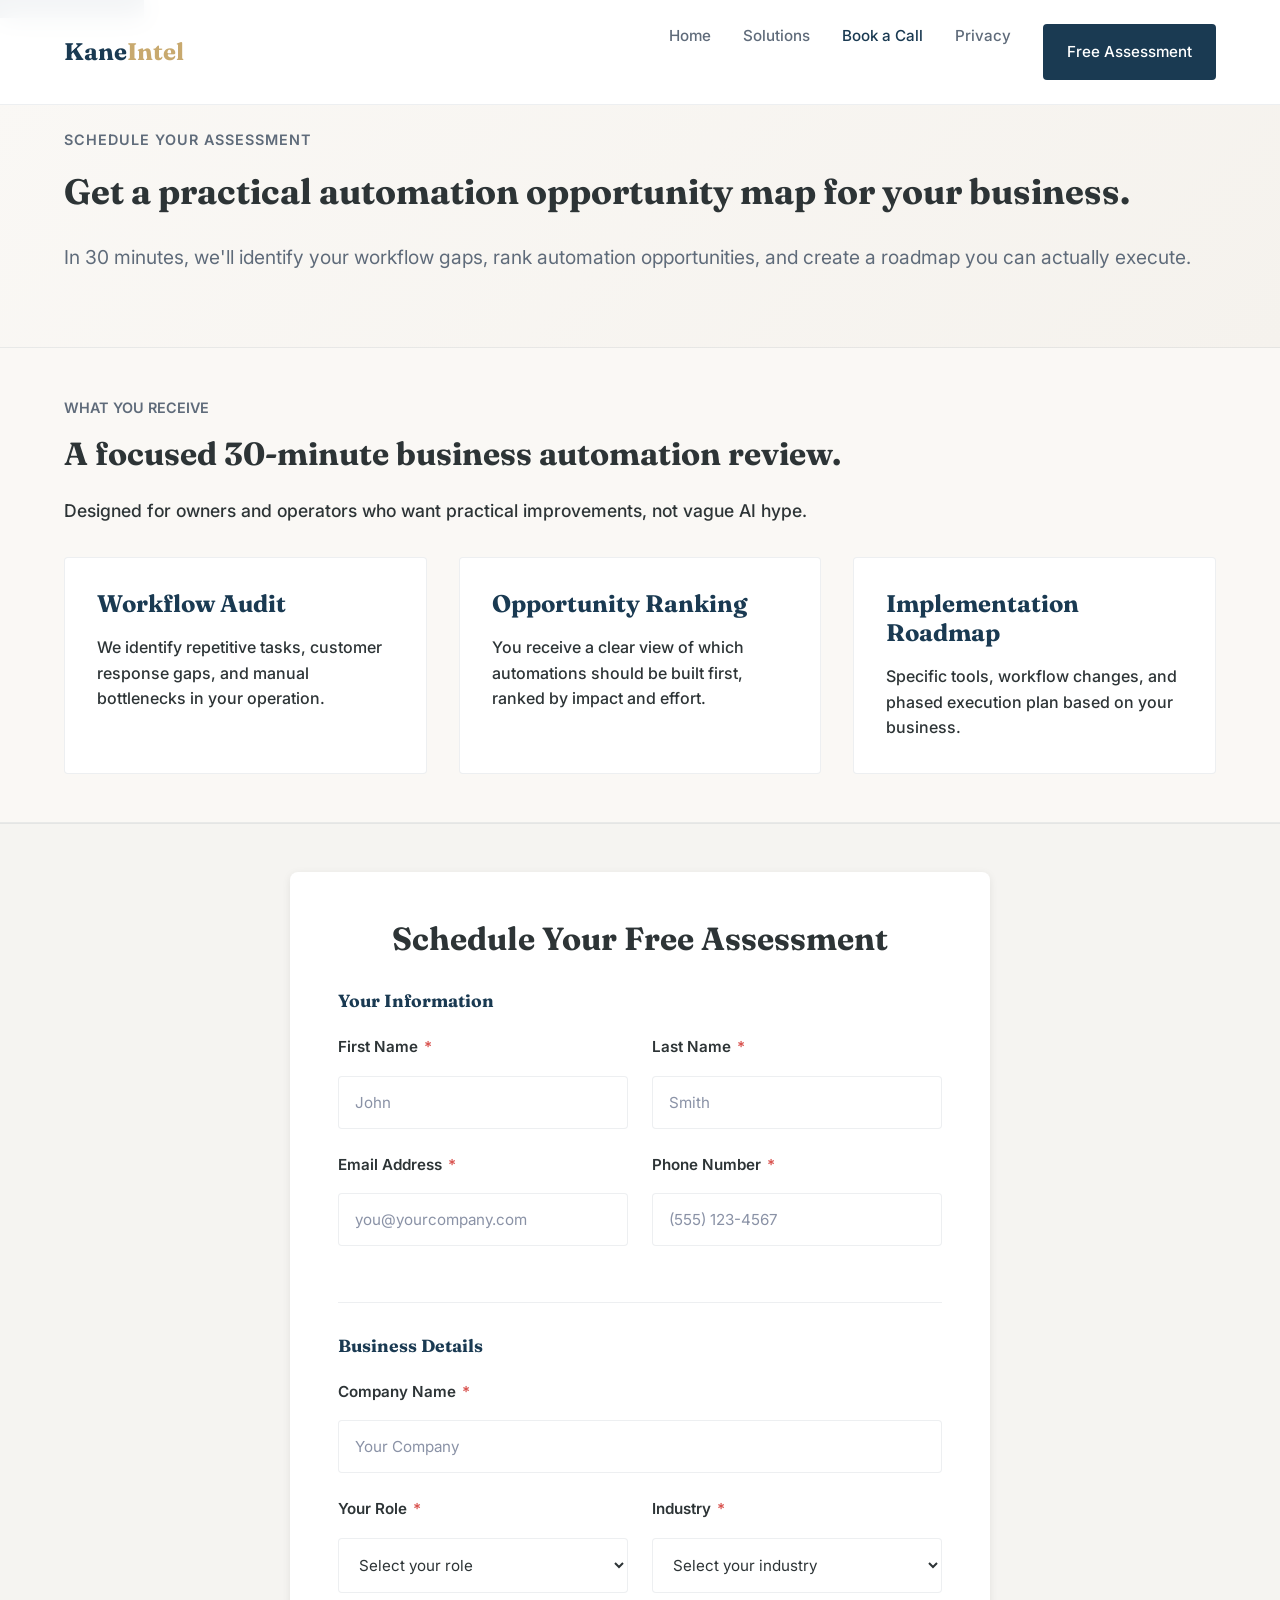
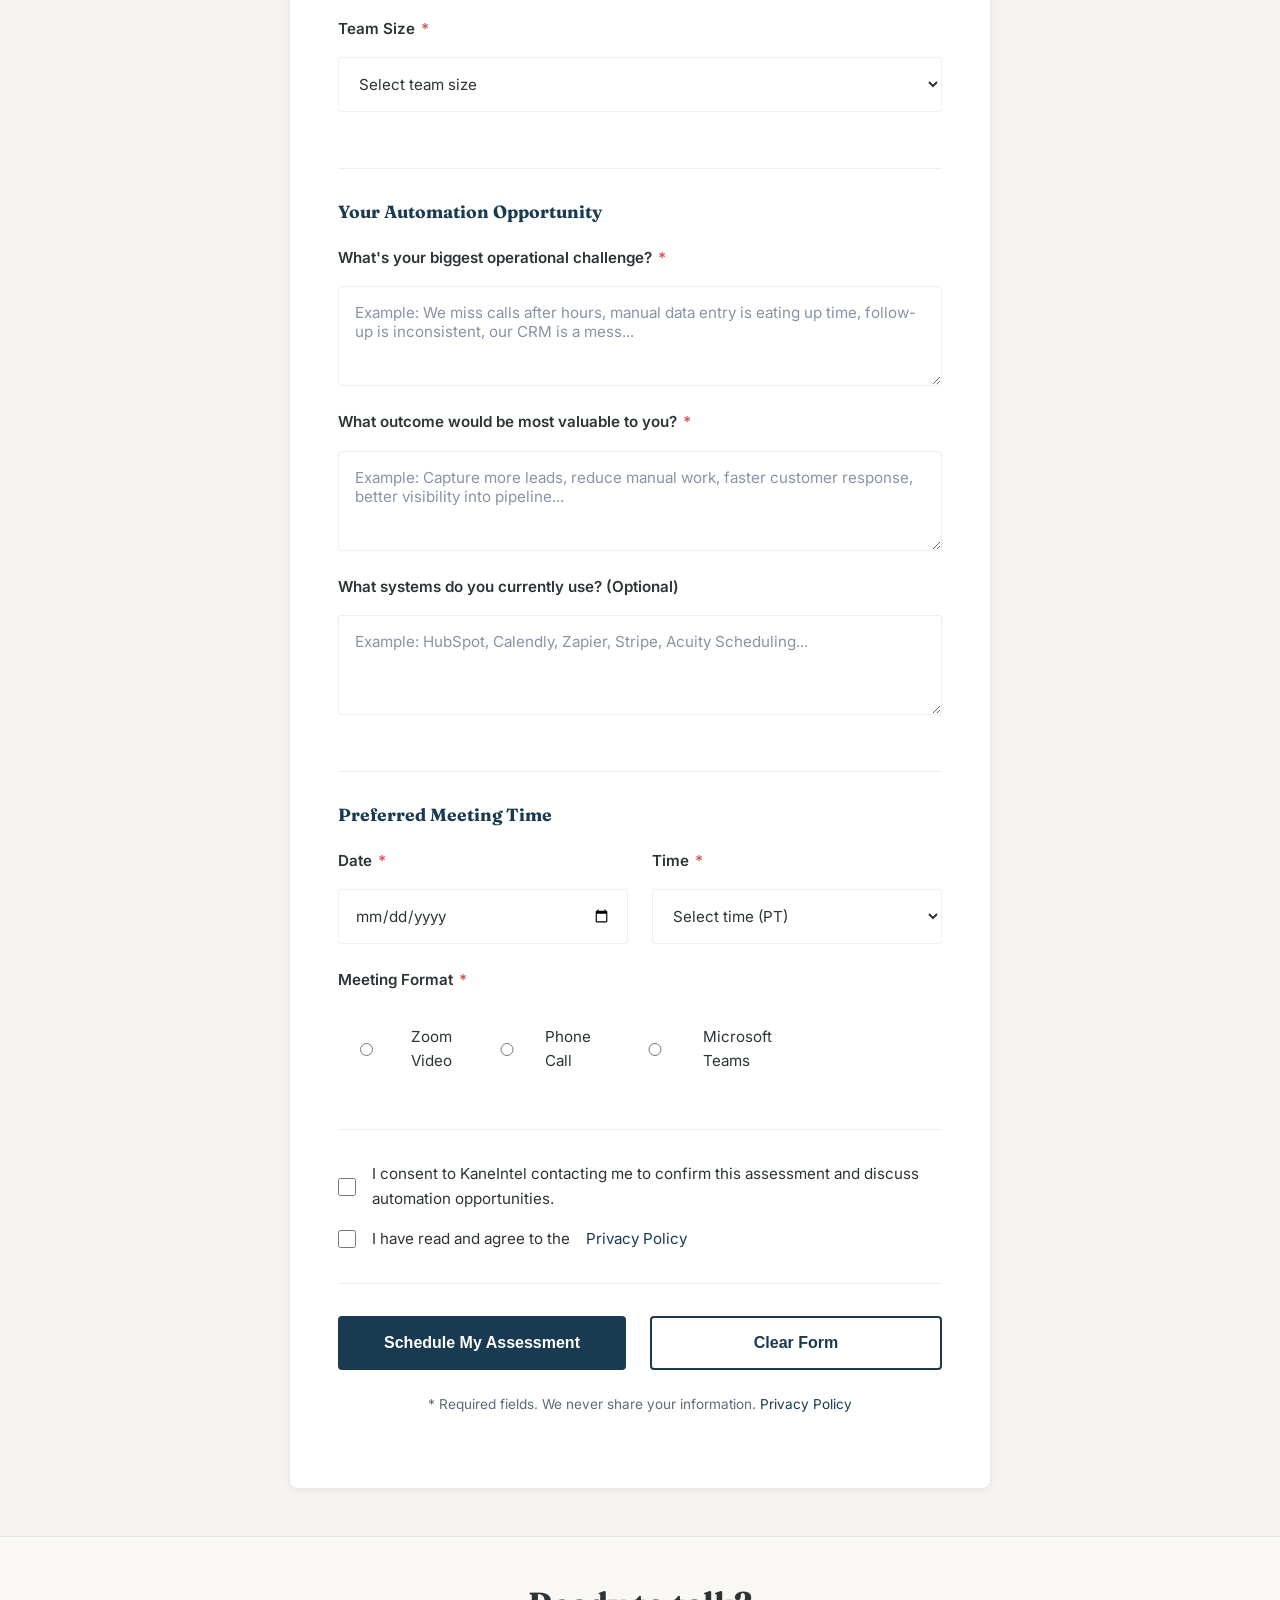
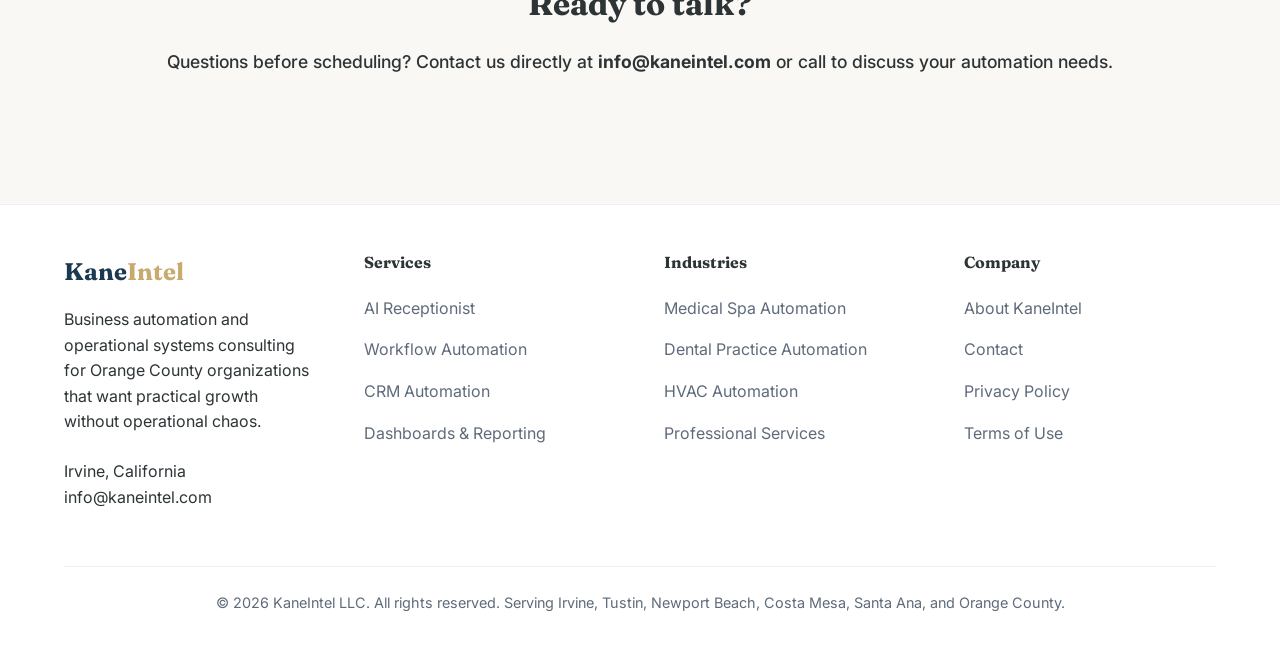
<file: booking.html>
<!doctype html>
<html lang="en">
<head>
  <meta charset="utf-8">
  <meta name="viewport" content="width=device-width,initial-scale=1">
  <title>Book a Free Automation Assessment | KaneIntel</title>
  <meta name="description" content="Schedule a free 30-minute business automation assessment. We'll identify workflow gaps, prioritize automation opportunities, and create a roadmap for your business.">
  <link rel="canonical" href="https://kaneintel.com/booking.html">
  <meta property="og:title" content="Book a Free Automation Assessment | KaneIntel">
  <meta property="og:description" content="Schedule a free 30-minute business automation assessment for workflow optimization and operational intelligence.">
  <meta property="og:type" content="website">
  <meta property="og:url" content="https://kaneintel.com/booking.html">
  <link rel="preconnect" href="https://fonts.googleapis.com">
  <link rel="preconnect" href="https://fonts.gstatic.com" crossorigin>
  <link href="https://fonts.googleapis.com/css2?family=Fraunces:opsz,wght@9..144,500;9..144,700&family=Inter:wght@400;500;600;700;800;900&display=swap" rel="stylesheet">
  <link rel="stylesheet" href="assets/style.css">
  <script type="application/ld+json">
  {
    "@context":"https://schema.org",
    "@type":"LocalBusiness",
    "name":"KaneIntel LLC",
    "url":"https://kaneintel.com",
    "areaServed":"Orange County, California",
    "address":{
      "@type":"PostalAddress",
      "addressLocality":"Irvine",
      "addressRegion":"CA",
      "addressCountry":"US"
    },
    "description":"Business automation, workflow automation, CRM automation, AI receptionist, and operational reporting services for Orange County businesses.",
    "email":"info@kaneintel.com",
    "founder":"Ndeye Kane",
    "sameAs":[]
  }
  </script>
  <style>
    .form-container {
      max-width: 700px;
      margin: 0 auto;
      background: white;
      border-radius: 8px;
      padding: var(--space-xl);
      box-shadow: 0 2px 8px rgba(0,0,0,0.08);
    }

    .form-section {
      margin-bottom: var(--space-lg);
      padding-bottom: var(--space-lg);
      border-bottom: 1px solid var(--border);
    }

    .form-section:last-of-type {
      border-bottom: none;
    }

    .form-grid-2 {
      display: grid;
      grid-template-columns: 1fr 1fr;
      gap: var(--space-md);
    }

    .field {
      display: flex;
      flex-direction: column;
      margin-bottom: var(--space-md);
    }

    label {
      font-weight: 600;
      color: var(--charcoal);
      margin-bottom: var(--space-sm);
      font-size: 0.95rem;
    }

    input,
    textarea,
    select {
      padding: var(--space-sm);
      border: 1px solid var(--border);
      border-radius: var(--radius);
      font-family: var(--font-body);
      font-size: 0.95rem;
      color: var(--charcoal);
      background: white;
      transition: border-color 0.2s ease;
    }

    input:focus,
    textarea:focus,
    select:focus {
      outline: none;
      border-color: var(--navy);
      box-shadow: 0 0 0 2px rgba(26, 58, 82, 0.1);
    }

    textarea {
      resize: vertical;
      min-height: 100px;
      font-family: var(--font-body);
    }

    .checkbox-group {
      display: flex;
      flex-direction: column;
      gap: var(--space-sm);
    }

    .checkbox-group label {
      display: flex;
      align-items: center;
      gap: var(--space-sm);
      font-weight: 400;
      margin-bottom: 0;
      cursor: pointer;
    }

    .checkbox-group input[type="checkbox"] {
      margin: 0;
      flex-shrink: 0;
      cursor: pointer;
      width: 18px;
      height: 18px;
    }

    .radio-group {
      display: flex;
      gap: var(--space-lg);
      margin-top: var(--space-sm);
      flex-wrap: wrap;
    }

    .radio-group label {
      display: flex;
      align-items: center;
      gap: var(--space-sm);
      font-weight: 400;
      margin-bottom: 0;
      cursor: pointer;
    }

    .radio-group input[type="radio"] {
      cursor: pointer;
      margin: 0;
    }

    .form-actions {
      display: flex;
      gap: var(--space-md);
      margin-top: var(--space-lg);
    }

    .form-actions button {
      flex: 1;
    }

    .form-note {
      color: var(--slate);
      font-size: 0.85rem;
      margin-top: var(--space-md);
      text-align: center;
    }

    .success-message {
      background: #d4edda;
      border: 1px solid #c3e6cb;
      border-radius: 8px;
      padding: var(--space-lg);
      color: #155724;
      margin-top: var(--space-lg);
    }

    .success-message h3 {
      color: #155724;
      margin-bottom: var(--space-sm);
    }

    .success-message ul {
      margin-left: var(--space-md);
      margin-top: var(--space-sm);
      color: #155724;
    }

    .success-message li {
      margin-bottom: 0.5rem;
    }

    .required {
      color: #d9534f;
      margin-left: 2px;
    }

    @media (max-width: 600px) {
      .form-container {
        padding: var(--space-lg);
      }

      .form-grid-2 {
        grid-template-columns: 1fr;
      }

      .radio-group {
        flex-direction: column;
        gap: var(--space-sm);
      }

      .form-actions {
        flex-direction: column;
      }
    }
  </style>
</head>
<body>
  <a class="skip" href="#main">Skip to content</a>

  <header class="nav">
    <div class="container nav-inner">
      <a class="brand" href="index.html">Kane<span>Intel</span></a>
      <button class="mobile-toggle" aria-label="Open menu">☰</button>
      <nav class="nav-links" aria-label="Main navigation">
        <a href="index.html">Home</a>
        <a href="solutions.html">Solutions</a>
        <a href="booking.html" class="active">Book a Call</a>
        <a href="privacy.html">Privacy</a>
        <a class="nav-cta" href="booking.html">Free Assessment</a>
      </nav>
    </div>
  </header>

  <main id="main">
    <!-- Hero Section -->
    <section class="page-hero">
      <div class="container">
        <div class="eyebrow">Schedule Your Assessment</div>
        <h1 class="spaced-title">Get a practical automation opportunity map for your business.</h1>
        <p class="lead">In 30 minutes, we'll identify your workflow gaps, rank automation opportunities, and create a roadmap you can actually execute.</p>
      </div>
    </section>

    <!-- What You Get Section -->
    <section>
      <div class="container">
        <div class="section-kicker">What You Receive</div>
        <h2 class="section-title">A focused 30-minute business automation review.</h2>
        <p class="section-sub">Designed for owners and operators who want practical improvements, not vague AI hype.</p>
        
        <div class="grid-3" style="margin-top: 28px;">
          <div class="card">
            <h3>Workflow Audit</h3>
            <p>We identify repetitive tasks, customer response gaps, and manual bottlenecks in your operation.</p>
          </div>
          <div class="card">
            <h3>Opportunity Ranking</h3>
            <p>You receive a clear view of which automations should be built first, ranked by impact and effort.</p>
          </div>
          <div class="card">
            <h3>Implementation Roadmap</h3>
            <p>Specific tools, workflow changes, and phased execution plan based on your business.</p>
          </div>
        </div>
      </div>
    </section>

    <!-- Assessment Form Section -->
    <section style="background: rgba(26,58,82,.02); border-top: 1px solid var(--border); border-bottom: 1px solid var(--border);">
      <div class="container">
        <div class="form-container">
          <h2 style="margin-bottom: var(--space-lg); text-align: center;">Schedule Your Free Assessment</h2>
          
          <form id="assessmentForm" class="assessment-form">

            <!-- Section 1: Your Information -->
            <div class="form-section">
              <h3 style="font-size: 1.1rem; margin-bottom: var(--space-md); color: var(--navy);">Your Information</h3>
              
              <div class="form-grid-2">
                <div class="field">
                  <label for="firstName">First Name <span class="required">*</span></label>
                  <input id="firstName" name="firstName" type="text" placeholder="John" required aria-label="First name">
                </div>
                <div class="field">
                  <label for="lastName">Last Name <span class="required">*</span></label>
                  <input id="lastName" name="lastName" type="text" placeholder="Smith" required aria-label="Last name">
                </div>
              </div>

              <div class="form-grid-2">
                <div class="field">
                  <label for="email">Email Address <span class="required">*</span></label>
                  <input id="email" name="email" type="email" placeholder="you@yourcompany.com" required aria-label="Email address">
                </div>
                <div class="field">
                  <label for="phone">Phone Number <span class="required">*</span></label>
                  <input id="phone" name="phone" type="tel" placeholder="(555) 123-4567" required aria-label="Phone number">
                </div>
              </div>
            </div>

            <!-- Section 2: Business Details -->
            <div class="form-section">
              <h3 style="font-size: 1.1rem; margin-bottom: var(--space-md); color: var(--navy);">Business Details</h3>
              
              <div class="field">
                <label for="company">Company Name <span class="required">*</span></label>
                <input id="company" name="company" type="text" placeholder="Your Company" required aria-label="Company name">
              </div>

              <div class="form-grid-2">
                <div class="field">
                  <label for="role">Your Role <span class="required">*</span></label>
                  <select id="role" name="role" required aria-label="Your role in the company">
                    <option value="">Select your role</option>
                    <option value="owner">Owner / Founder</option>
                    <option value="manager">General Manager</option>
                    <option value="operations">Operations Manager</option>
                    <option value="lead">Operations Lead</option>
                    <option value="other">Other</option>
                  </select>
                </div>
                <div class="field">
                  <label for="industry">Industry <span class="required">*</span></label>
                  <select id="industry" name="industry" required aria-label="Your industry">
                    <option value="">Select your industry</option>
                    <option value="medspa">Medical Spa</option>
                    <option value="dental">Dental Practice</option>
                    <option value="hvac">HVAC Contractor</option>
                    <option value="professional">Professional Services</option>
                    <option value="other">Other Service Business</option>
                  </select>
                </div>
              </div>

              <div class="field">
                <label for="size">Team Size <span class="required">*</span></label>
                <select id="size" name="size" required aria-label="Company size">
                  <option value="">Select team size</option>
                  <option value="1-5">1-5 people</option>
                  <option value="6-15">6-15 people</option>
                  <option value="16-50">16-50 people</option>
                  <option value="50plus">50+ people</option>
                </select>
              </div>
            </div>

            <!-- Section 3: Your Challenges & Goals -->
            <div class="form-section">
              <h3 style="font-size: 1.1rem; margin-bottom: var(--space-md); color: var(--navy);">Your Automation Opportunity</h3>
              
              <div class="field">
                <label for="challenge">What's your biggest operational challenge? <span class="required">*</span></label>
                <textarea id="challenge" name="challenge" placeholder="Example: We miss calls after hours, manual data entry is eating up time, follow-up is inconsistent, our CRM is a mess..." required aria-label="Your biggest operational challenge"></textarea>
              </div>

              <div class="field">
                <label for="goals">What outcome would be most valuable to you? <span class="required">*</span></label>
                <textarea id="goals" name="goals" placeholder="Example: Capture more leads, reduce manual work, faster customer response, better visibility into pipeline..." required aria-label="Desired outcome"></textarea>
              </div>

              <div class="field">
                <label for="tools">What systems do you currently use? (Optional)</label>
                <textarea id="tools" name="tools" placeholder="Example: HubSpot, Calendly, Zapier, Stripe, Acuity Scheduling..." aria-label="Current tools and systems"></textarea>
              </div>
            </div>

            <!-- Section 4: Meeting Preference -->
            <div class="form-section">
              <h3 style="font-size: 1.1rem; margin-bottom: var(--space-md); color: var(--navy);">Preferred Meeting Time</h3>
              
              <div class="form-grid-2">
                <div class="field">
                  <label for="preferredDate">Date <span class="required">*</span></label>
                  <input id="preferredDate" name="preferredDate" type="date" required aria-label="Preferred meeting date">
                </div>
                <div class="field">
                  <label for="preferredTime">Time <span class="required">*</span></label>
                  <select id="preferredTime" name="preferredTime" required aria-label="Preferred meeting time">
                    <option value="">Select time (PT)</option>
                    <option value="0900">9:00 AM</option>
                    <option value="1000">10:00 AM</option>
                    <option value="1030">10:30 AM</option>
                    <option value="1100">11:00 AM</option>
                    <option value="1130">11:30 AM</option>
                    <option value="1200">12:00 PM</option>
                    <option value="1300">1:00 PM</option>
                    <option value="1400">2:00 PM</option>
                    <option value="1430">2:30 PM</option>
                    <option value="1500">3:00 PM</option>
                    <option value="1530">3:30 PM</option>
                    <option value="1600">4:00 PM</option>
                    <option value="1700">5:00 PM</option>
                  </select>
                </div>
              </div>

              <div class="field">
                <label>Meeting Format <span class="required">*</span></label>
                <div class="radio-group">
                  <label>
                    <input type="radio" name="meetingFormat" value="Zoom" required> Zoom Video
                  </label>
                  <label>
                    <input type="radio" name="meetingFormat" value="Phone"> Phone Call
                  </label>
                  <label>
                    <input type="radio" name="meetingFormat" value="Teams"> Microsoft Teams
                  </label>
                </div>
              </div>
            </div>

            <!-- Section 5: Consent -->
            <div class="form-section">
              <div class="checkbox-group">
                <label>
                  <input type="checkbox" name="agree" id="agree" required> I consent to KaneIntel contacting me to confirm this assessment and discuss automation opportunities.
                </label>
                <label>
                  <input type="checkbox" name="privacy" id="privacy" required> I have read and agree to the <a href="privacy.html" target="_blank">Privacy Policy</a>
                </label>
              </div>
            </div>

            <!-- Form Actions -->
            <div class="form-actions">
              <button type="submit" class="btn btn-primary">Schedule My Assessment</button>
              <button type="reset" class="btn btn-secondary">Clear Form</button>
            </div>

            <p class="form-note">* Required fields. We never share your information. <a href="privacy.html">Privacy Policy</a></p>
          </form>

          <!-- Success Message (Hidden by Default) -->
          <div id="successMessage" class="success-message" style="display: none;">
            <h3>✓ Assessment Request Received!</h3>
            <p>Thank you for scheduling your free automation assessment. We'll review your information and contact you shortly to confirm your meeting time.</p>
            
            <p style="margin-top: var(--space-md); margin-bottom: 0;"><strong>What happens next:</strong></p>
            <ul>
              <li>We review your automation opportunity summary</li>
              <li>Confirm your preferred meeting time (within 24 hours)</li>
              <li>Send you a calendar invite with meeting details</li>
              <li>Prepare initial thoughts on your workflow challenges</li>
            </ul>
            
            <p style="margin-top: var(--space-md); margin-bottom: 0;">Questions in the meantime? Email us at <strong>info@kaneintel.com</strong></p>
          </div>
        </div>
      </div>
    </section>

    <!-- CTA Section -->
    <section>
      <div class="container" style="text-align: center;">
        <h2 class="section-title">Ready to talk?</h2>
        <p class="section-sub">Questions before scheduling? Contact us directly at <strong>info@kaneintel.com</strong> or call to discuss your automation needs.</p>
      </div>
    </section>
  </main>

  <!-- Footer -->
  <footer class="footer">
    <div class="container">
      <div class="footer-grid">
        <div>
          <a class="brand" href="index.html">Kane<span>Intel</span></a>
          <p>Business automation and operational systems consulting for Orange County organizations that want practical growth without operational chaos.</p>
          <p>Irvine, California<br>info@kaneintel.com</p>
        </div>
        <div>
          <h4>Services</h4>
          <a href="solutions.html#ai-receptionist">AI Receptionist</a>
          <a href="solutions.html#workflow">Workflow Automation</a>
          <a href="solutions.html#crm">CRM Automation</a>
          <a href="solutions.html#reporting">Dashboards & Reporting</a>
        </div>
        <div>
          <h4>Industries</h4>
          <a href="solutions.html#medical-spa">Medical Spa Automation</a>
          <a href="solutions.html#dental">Dental Practice Automation</a>
          <a href="solutions.html#hvac">HVAC Automation</a>
          <a href="solutions.html#professional">Professional Services</a>
        </div>
        <div>
          <h4>Company</h4>
          <a href="index.html#founder">About KaneIntel</a>
          <a href="booking.html">Contact</a>
          <a href="privacy.html">Privacy Policy</a>
          <a href="terms.html">Terms of Use</a>
        </div>
      </div>
      <div class="footer-bottom">
        <span>© 2026 KaneIntel LLC. All rights reserved.</span>
        <span>Serving Irvine, Tustin, Newport Beach, Costa Mesa, Santa Ana, and Orange County.</span>
      </div>
    </div>
  </footer>

  <script src="assets/site.js"></script>
  <script>
    // Professional Assessment Form Handling
    const assessmentForm = document.getElementById('assessmentForm');
    const successMessage = document.getElementById('successMessage');

    assessmentForm.addEventListener('submit', function(e) {
      e.preventDefault();

      // Gather form data
      const formData = new FormData(this);
      const data = Object.fromEntries(formData);

      // Build professional email
      const emailSubject = `Assessment Request: ${data.firstName} ${data.lastName} - ${data.company}`;
      const emailBody = `New Assessment Request

CONTACT INFORMATION
Name: ${data.firstName} ${data.lastName}
Email: ${data.email}
Phone: ${data.phone}

BUSINESS INFORMATION
Company: ${data.company}
Role: ${data.role}
Industry: ${data.industry}
Team Size: ${data.size}

OPPORTUNITY
Main Challenge: ${data.challenge}
Desired Outcome: ${data.goals}
Current Tools: ${data.tools || '(Not specified)'}

MEETING PREFERENCE
Date: ${data.preferredDate}
Time: ${data.preferredTime}
Format: ${data.meetingFormat}

---
Submitted via KaneIntel.com Assessment Form
      `.trim();

      // Send via mailto (triggers email client)
      const mailtoLink = `mailto:info@kaneintel.com?subject=${encodeURIComponent(emailSubject)}&body=${encodeURIComponent(emailBody)}`;
      
      // Show success message
      assessmentForm.style.display = 'none';
      successMessage.style.display = 'block';
      window.scrollTo({ top: successMessage.offsetTop - 100, behavior: 'smooth' });
      
      // Open email client after brief delay
      setTimeout(() => {
        window.location.href = mailtoLink;
      }, 1500);
    });
  </script>
</body>
</html>
</file>
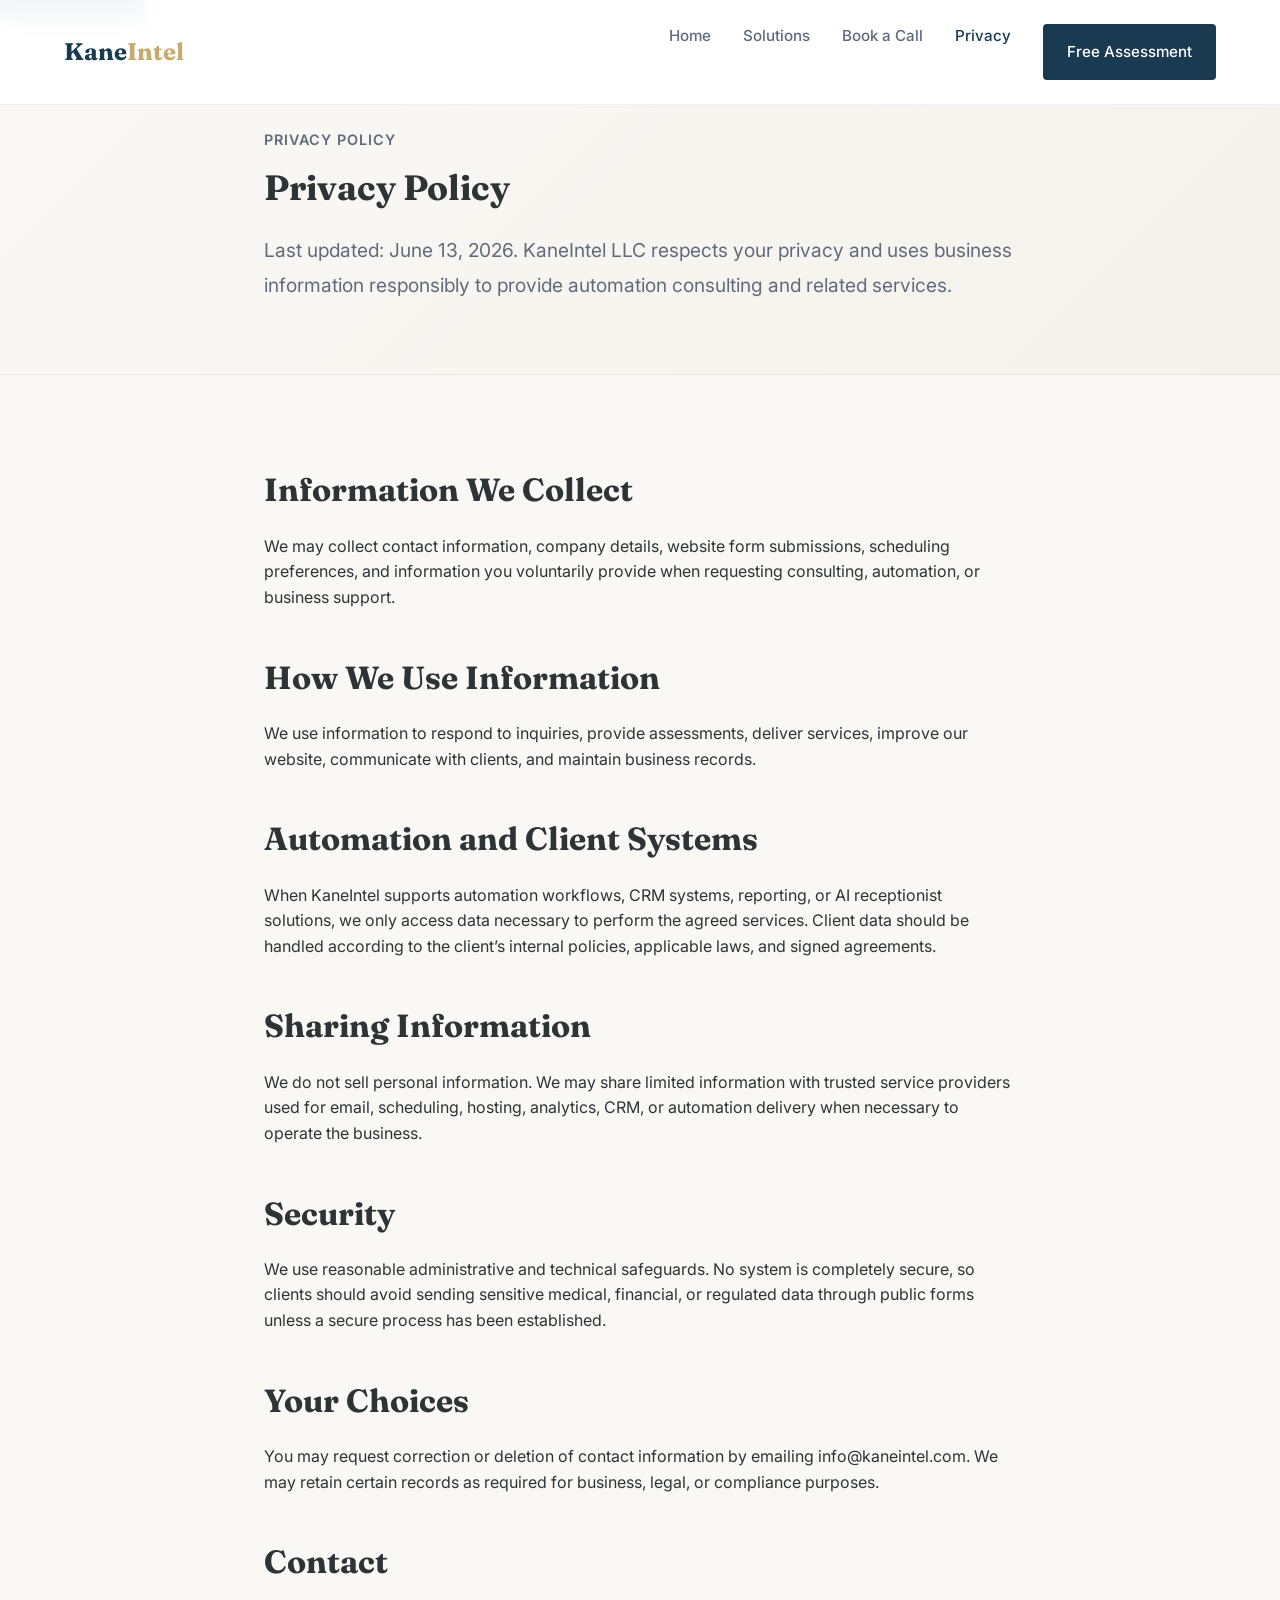
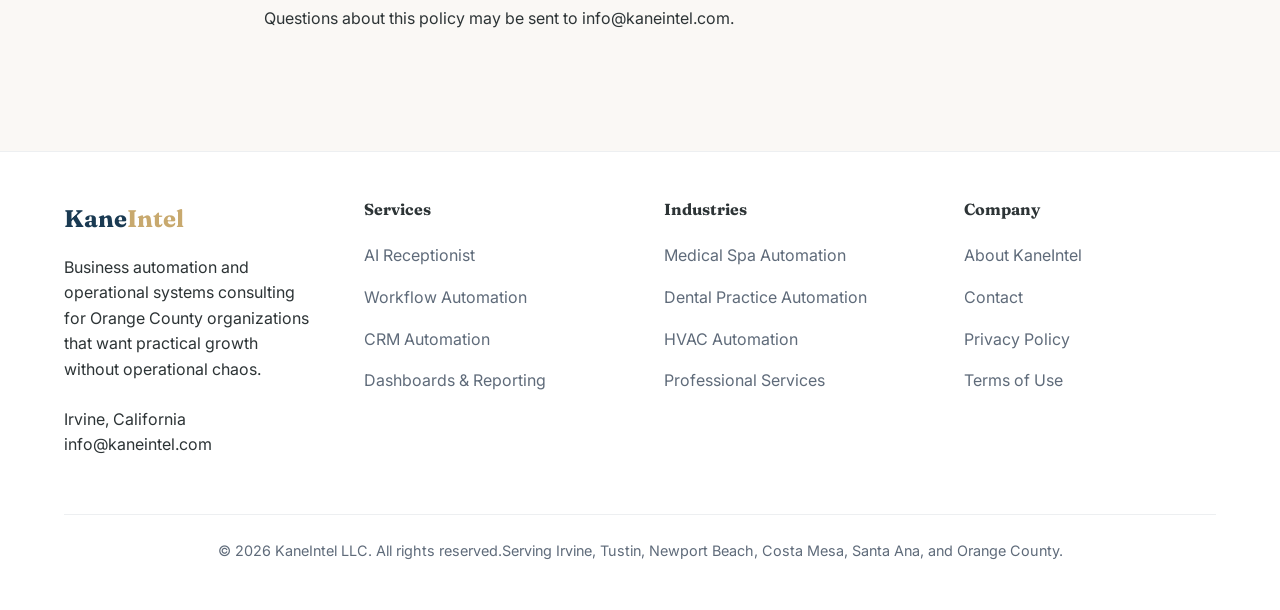
<file: privacy.html>
<!doctype html><html lang="en"><head><meta charset="utf-8"><meta name="viewport" content="width=device-width,initial-scale=1"><title>Privacy Policy | KaneIntel</title><meta name="description" content="KaneIntel privacy policy for website visitors, prospects, clients, and business automation services."><link rel="canonical" href="https://kaneintel.com/privacy.html"><meta property="og:title" content="Privacy Policy | KaneIntel"><meta property="og:description" content="KaneIntel privacy policy for website visitors, prospects, clients, and business automation services."><meta property="og:type" content="website"><meta property="og:url" content="https://kaneintel.com/privacy.html"><link rel="preconnect" href="https://fonts.googleapis.com"><link rel="preconnect" href="https://fonts.gstatic.com" crossorigin><link href="https://fonts.googleapis.com/css2?family=Fraunces:opsz,wght@9..144,500;9..144,700&family=Inter:wght@400;500;600;700;800;900&display=swap" rel="stylesheet"><link rel="stylesheet" href="assets/style.css"><script type="application/ld+json">{"@context":"https://schema.org","@type":"LocalBusiness","name":"KaneIntel LLC","url":"https://kaneintel.com","areaServed":"Orange County, California","address":{"@type":"PostalAddress","addressLocality":"Irvine","addressRegion":"CA","addressCountry":"US"},"description":"Business automation, workflow automation, CRM automation, AI receptionist, and operational reporting services for Orange County businesses.","email":"info@kaneintel.com","founder":"Ndeye Kane","sameAs":[]}</script></head><body><a class="skip" href="#main">Skip to content</a> <header class="nav"><div class="container nav-inner"><a class="brand" href="index.html">Kane<span>Intel</span></a><button class="mobile-toggle" aria-label="Open menu">☰</button><nav class="nav-links" aria-label="Main navigation"><a href="index.html">Home</a><a href="solutions.html">Solutions</a><a href="booking.html">Book a Call</a><a href="privacy.html">Privacy</a><a class="nav-cta" href="booking.html">Free Assessment</a></nav></div></header><main id="main"><section class="page-hero"><div class="container legal"><div class="eyebrow">Privacy Policy</div><h1>Privacy Policy</h1><p class="lead">Last updated: June 13, 2026. KaneIntel LLC respects your privacy and uses business information responsibly to provide automation consulting and related services.</p></div></section><section><div class="container legal"><h2>Information We Collect</h2><p>We may collect contact information, company details, website form submissions, scheduling preferences, and information you voluntarily provide when requesting consulting, automation, or business support.</p><h2>How We Use Information</h2><p>We use information to respond to inquiries, provide assessments, deliver services, improve our website, communicate with clients, and maintain business records.</p><h2>Automation and Client Systems</h2><p>When KaneIntel supports automation workflows, CRM systems, reporting, or AI receptionist solutions, we only access data necessary to perform the agreed services. Client data should be handled according to the client’s internal policies, applicable laws, and signed agreements.</p><h2>Sharing Information</h2><p>We do not sell personal information. We may share limited information with trusted service providers used for email, scheduling, hosting, analytics, CRM, or automation delivery when necessary to operate the business.</p><h2>Security</h2><p>We use reasonable administrative and technical safeguards. No system is completely secure, so clients should avoid sending sensitive medical, financial, or regulated data through public forms unless a secure process has been established.</p><h2>Your Choices</h2><p>You may request correction or deletion of contact information by emailing info@kaneintel.com. We may retain certain records as required for business, legal, or compliance purposes.</p><h2>Contact</h2><p>Questions about this policy may be sent to info@kaneintel.com.</p></div></section></main><footer class="footer"><div class="container"><div class="footer-grid"><div><a class="brand" href="index.html">Kane<span>Intel</span></a><p>Business automation and operational systems consulting for Orange County organizations that want practical growth without operational chaos.</p><p>Irvine, California<br>info@kaneintel.com</p></div><div><h4>Services</h4><a href="solutions.html#ai-receptionist">AI Receptionist</a><a href="solutions.html#workflow">Workflow Automation</a><a href="solutions.html#crm">CRM Automation</a><a href="solutions.html#reporting">Dashboards & Reporting</a></div><div><h4>Industries</h4><a href="solutions.html#medical-spa">Medical Spa Automation</a><a href="solutions.html#dental">Dental Practice Automation</a><a href="solutions.html#hvac">HVAC Automation</a><a href="solutions.html#professional">Professional Services</a></div><div><h4>Company</h4><a href="index.html#founder">About KaneIntel</a><a href="booking.html">Contact</a><a href="privacy.html">Privacy Policy</a><a href="terms.html">Terms of Use</a></div></div><div class="footer-bottom"><span>© 2026 KaneIntel LLC. All rights reserved.</span><span>Serving Irvine, Tustin, Newport Beach, Costa Mesa, Santa Ana, and Orange County.</span></div></div></footer><script src="assets/site.js"></script></body></html>
</file>
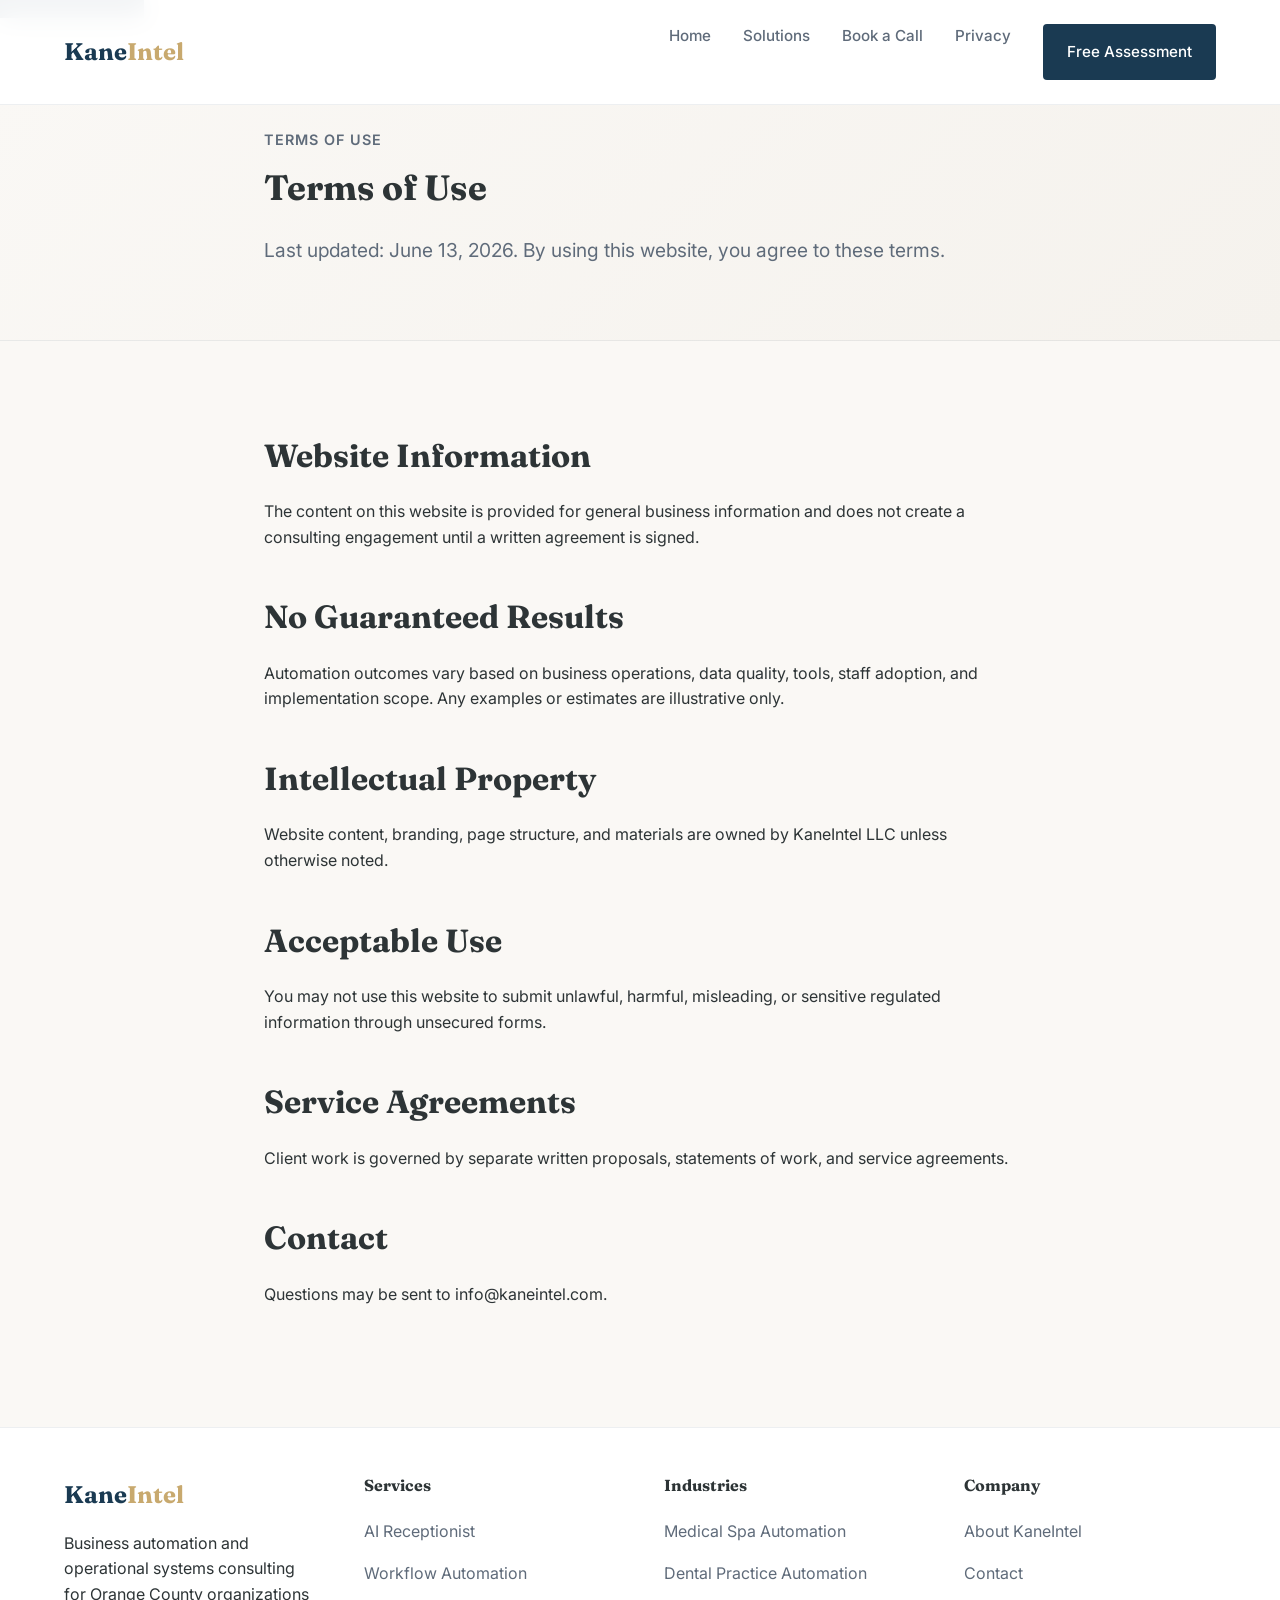
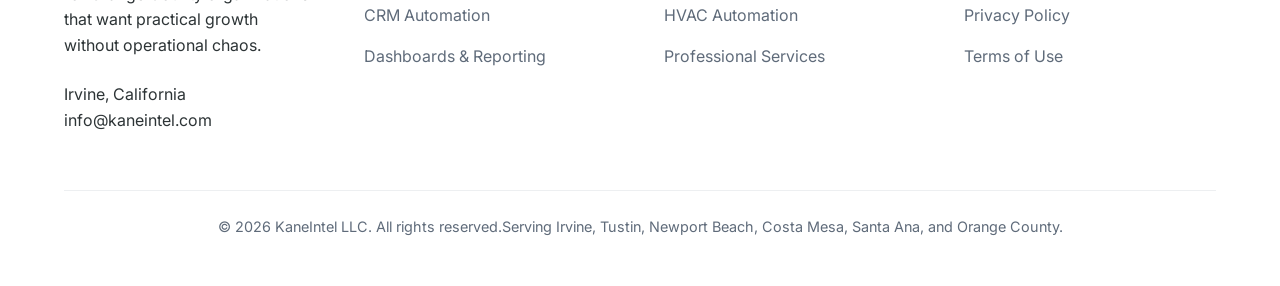
<file: terms.html>
<!doctype html><html lang="en"><head><meta charset="utf-8"><meta name="viewport" content="width=device-width,initial-scale=1"><title>Terms of Use | KaneIntel</title><meta name="description" content="Terms of use for KaneIntel website and business automation consulting information."><link rel="canonical" href="https://kaneintel.com/terms.html"><meta property="og:title" content="Terms of Use | KaneIntel"><meta property="og:description" content="Terms of use for KaneIntel website and business automation consulting information."><meta property="og:type" content="website"><meta property="og:url" content="https://kaneintel.com/terms.html"><link rel="preconnect" href="https://fonts.googleapis.com"><link rel="preconnect" href="https://fonts.gstatic.com" crossorigin><link href="https://fonts.googleapis.com/css2?family=Fraunces:opsz,wght@9..144,500;9..144,700&family=Inter:wght@400;500;600;700;800;900&display=swap" rel="stylesheet"><link rel="stylesheet" href="assets/style.css"><script type="application/ld+json">{"@context":"https://schema.org","@type":"LocalBusiness","name":"KaneIntel LLC","url":"https://kaneintel.com","areaServed":"Orange County, California","address":{"@type":"PostalAddress","addressLocality":"Irvine","addressRegion":"CA","addressCountry":"US"},"description":"Business automation, workflow automation, CRM automation, AI receptionist, and operational reporting services for Orange County businesses.","email":"info@kaneintel.com","founder":"Ndeye Kane","sameAs":[]}</script></head><body><a class="skip" href="#main">Skip to content</a> <header class="nav"><div class="container nav-inner"><a class="brand" href="index.html">Kane<span>Intel</span></a><button class="mobile-toggle" aria-label="Open menu">☰</button><nav class="nav-links" aria-label="Main navigation"><a href="index.html">Home</a><a href="solutions.html">Solutions</a><a href="booking.html">Book a Call</a><a href="privacy.html">Privacy</a><a class="nav-cta" href="booking.html">Free Assessment</a></nav></div></header><main id="main"><section class="page-hero"><div class="container legal"><div class="eyebrow">Terms of Use</div><h1>Terms of Use</h1><p class="lead">Last updated: June 13, 2026. By using this website, you agree to these terms.</p></div></section><section><div class="container legal"><h2>Website Information</h2><p>The content on this website is provided for general business information and does not create a consulting engagement until a written agreement is signed.</p><h2>No Guaranteed Results</h2><p>Automation outcomes vary based on business operations, data quality, tools, staff adoption, and implementation scope. Any examples or estimates are illustrative only.</p><h2>Intellectual Property</h2><p>Website content, branding, page structure, and materials are owned by KaneIntel LLC unless otherwise noted.</p><h2>Acceptable Use</h2><p>You may not use this website to submit unlawful, harmful, misleading, or sensitive regulated information through unsecured forms.</p><h2>Service Agreements</h2><p>Client work is governed by separate written proposals, statements of work, and service agreements.</p><h2>Contact</h2><p>Questions may be sent to info@kaneintel.com.</p></div></section></main><footer class="footer"><div class="container"><div class="footer-grid"><div><a class="brand" href="index.html">Kane<span>Intel</span></a><p>Business automation and operational systems consulting for Orange County organizations that want practical growth without operational chaos.</p><p>Irvine, California<br>info@kaneintel.com</p></div><div><h4>Services</h4><a href="solutions.html#ai-receptionist">AI Receptionist</a><a href="solutions.html#workflow">Workflow Automation</a><a href="solutions.html#crm">CRM Automation</a><a href="solutions.html#reporting">Dashboards & Reporting</a></div><div><h4>Industries</h4><a href="solutions.html#medical-spa">Medical Spa Automation</a><a href="solutions.html#dental">Dental Practice Automation</a><a href="solutions.html#hvac">HVAC Automation</a><a href="solutions.html#professional">Professional Services</a></div><div><h4>Company</h4><a href="index.html#founder">About KaneIntel</a><a href="booking.html">Contact</a><a href="privacy.html">Privacy Policy</a><a href="terms.html">Terms of Use</a></div></div><div class="footer-bottom"><span>© 2026 KaneIntel LLC. All rights reserved.</span><span>Serving Irvine, Tustin, Newport Beach, Costa Mesa, Santa Ana, and Orange County.</span></div></div></footer><script src="assets/site.js"></script></body></html>
</file>
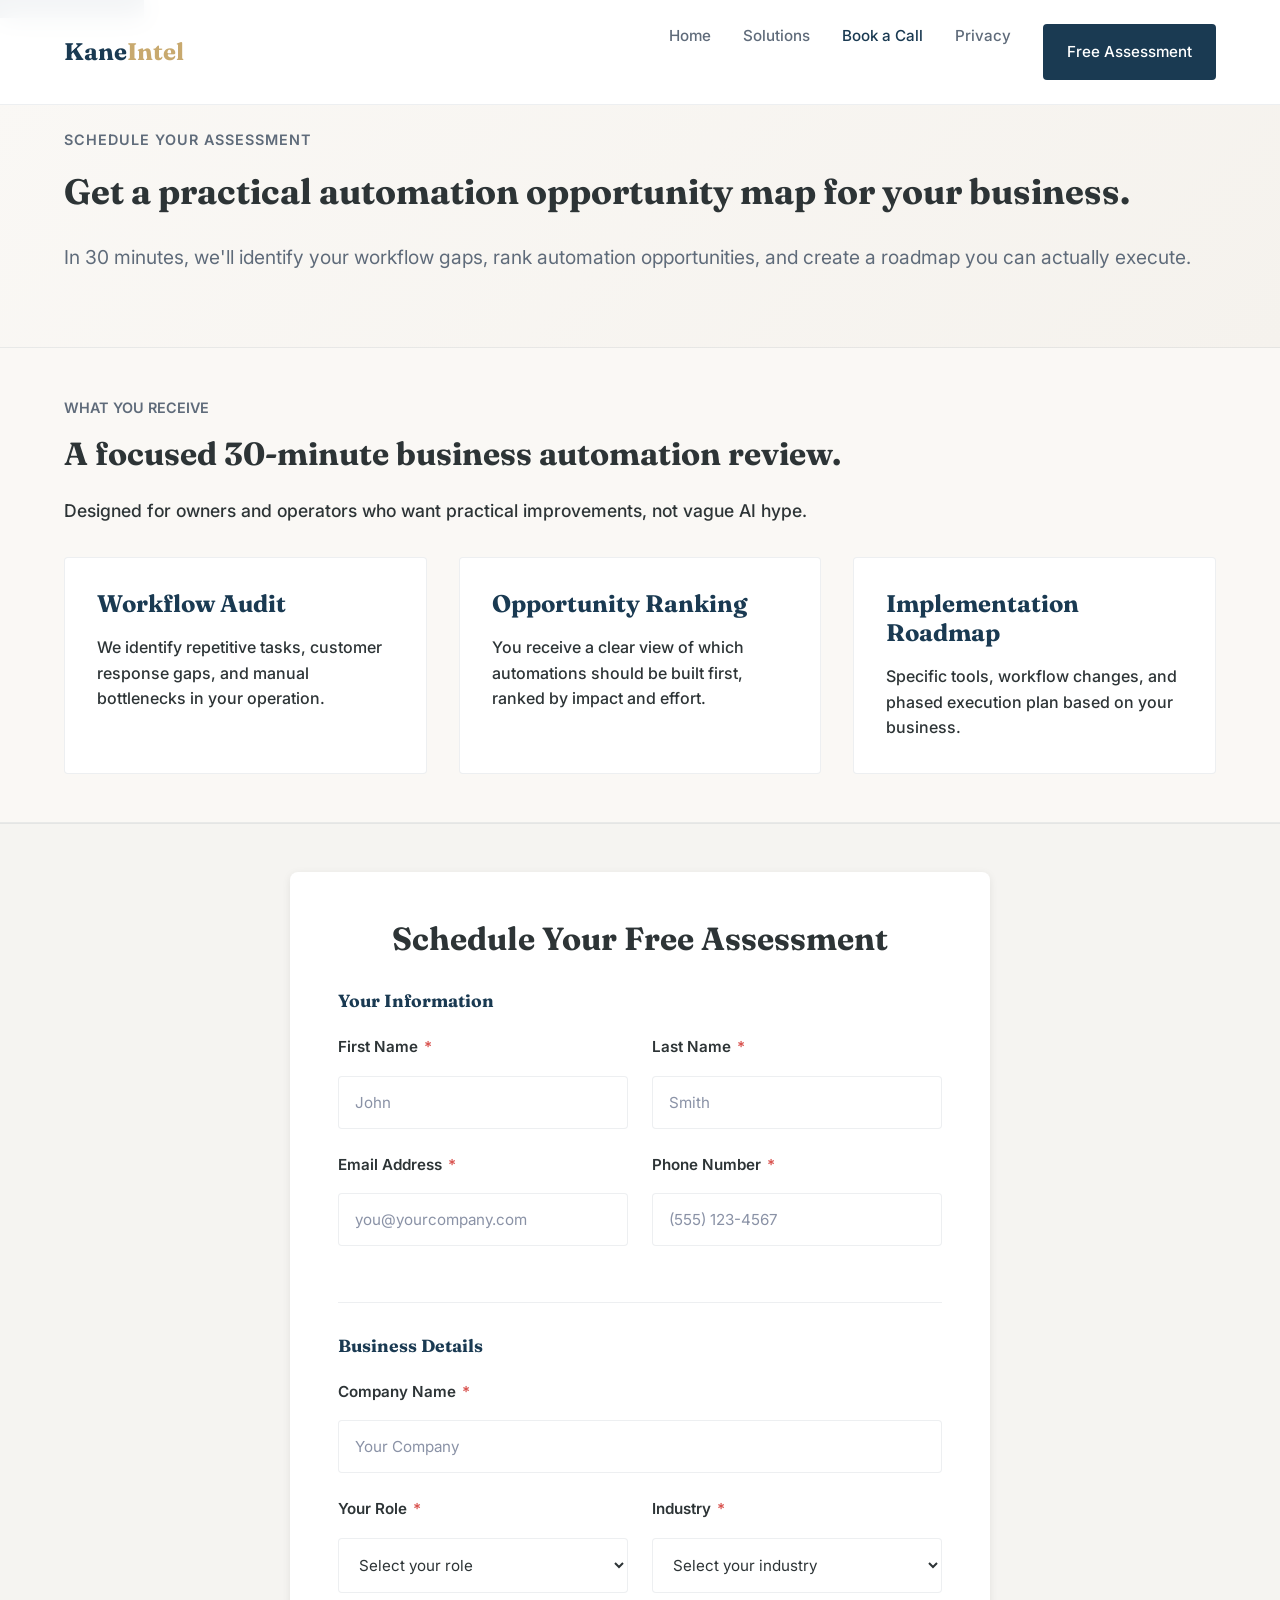
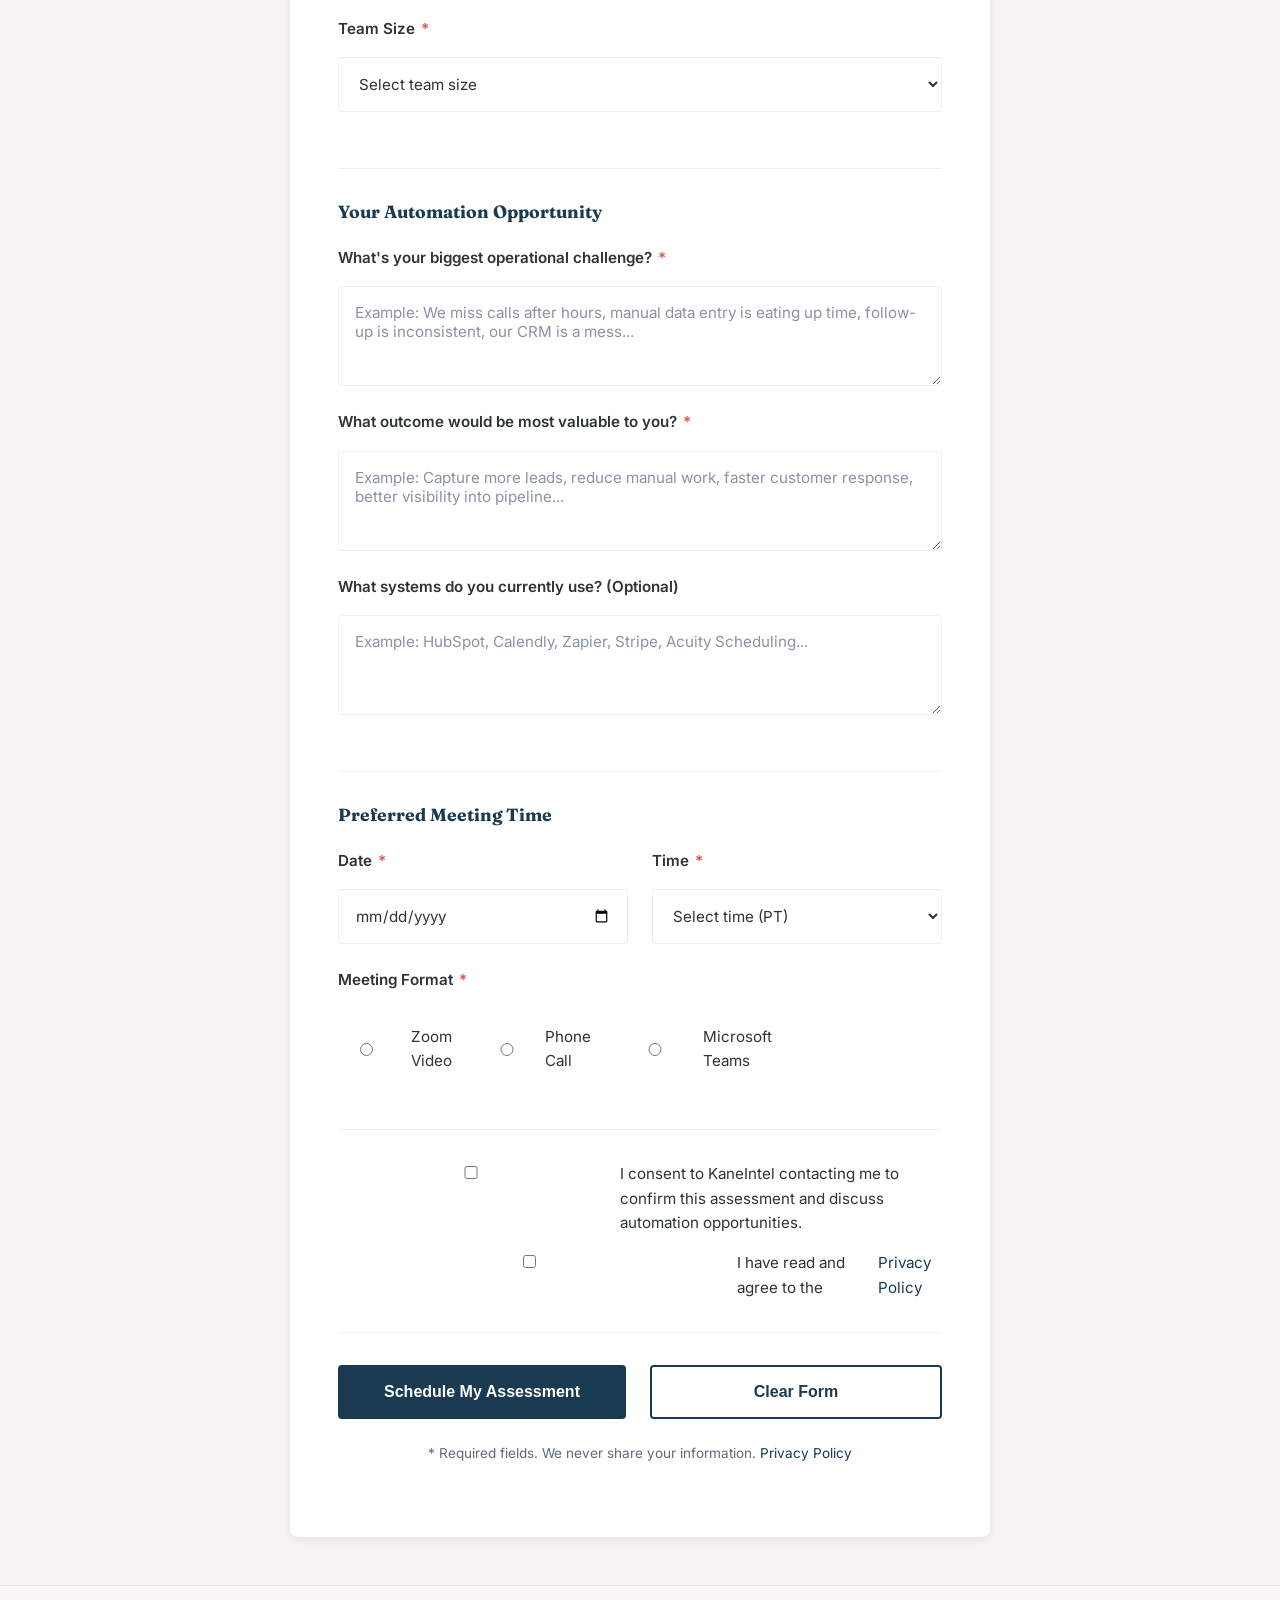
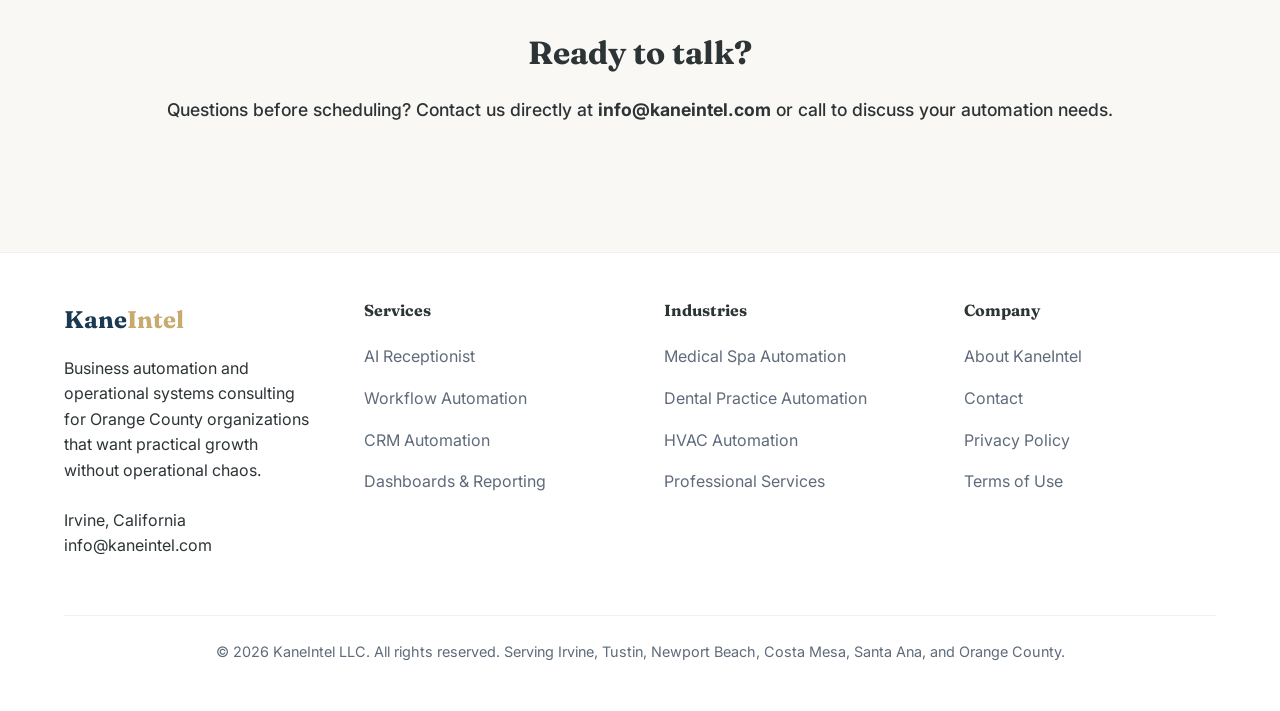
<file: kaneintel-website-deployment/kaneintel-clean/booking.html>
<!doctype html>
<html lang="en">
<head>
  <meta charset="utf-8">
  <meta name="viewport" content="width=device-width,initial-scale=1">
  <title>Book a Free Automation Assessment | KaneIntel</title>
  <meta name="description" content="Schedule a free 30-minute business automation assessment. We'll identify workflow gaps, prioritize automation opportunities, and create a roadmap for your business.">
  <link rel="canonical" href="https://kaneintel.com/booking.html">
  <meta property="og:title" content="Book a Free Automation Assessment | KaneIntel">
  <meta property="og:description" content="Schedule a free 30-minute business automation assessment for workflow optimization and operational intelligence.">
  <meta property="og:type" content="website">
  <meta property="og:url" content="https://kaneintel.com/booking.html">
  <link rel="preconnect" href="https://fonts.googleapis.com">
  <link rel="preconnect" href="https://fonts.gstatic.com" crossorigin>
  <link href="https://fonts.googleapis.com/css2?family=Fraunces:opsz,wght@9..144,500;9..144,700&family=Inter:wght@400;500;600;700;800;900&display=swap" rel="stylesheet">
  <link rel="stylesheet" href="assets/style.css">
  <script type="application/ld+json">
  {
    "@context":"https://schema.org",
    "@type":"LocalBusiness",
    "name":"KaneIntel LLC",
    "url":"https://kaneintel.com",
    "areaServed":"Orange County, California",
    "address":{
      "@type":"PostalAddress",
      "addressLocality":"Irvine",
      "addressRegion":"CA",
      "addressCountry":"US"
    },
    "description":"Business automation, workflow automation, CRM automation, AI receptionist, and operational reporting services for Orange County businesses.",
    "email":"info@kaneintel.com",
    "founder":"Ndeye Kane",
    "sameAs":[]
  }
  </script>
  <style>
    .form-container {
      max-width: 700px;
      margin: 0 auto;
      background: white;
      border-radius: 8px;
      padding: var(--space-xl);
      box-shadow: 0 2px 8px rgba(0,0,0,0.08);
    }

    .form-section {
      margin-bottom: var(--space-lg);
      padding-bottom: var(--space-lg);
      border-bottom: 1px solid var(--border);
    }

    .form-section:last-of-type {
      border-bottom: none;
    }

    .form-grid-2 {
      display: grid;
      grid-template-columns: 1fr 1fr;
      gap: var(--space-md);
    }

    .field {
      display: flex;
      flex-direction: column;
      margin-bottom: var(--space-md);
    }

    label {
      font-weight: 600;
      color: var(--charcoal);
      margin-bottom: var(--space-sm);
      font-size: 0.95rem;
    }

    input,
    textarea,
    select {
      padding: var(--space-sm);
      border: 1px solid var(--border);
      border-radius: var(--radius);
      font-family: var(--font-body);
      font-size: 0.95rem;
      color: var(--charcoal);
      background: white;
      transition: border-color 0.2s ease;
    }

    input:focus,
    textarea:focus,
    select:focus {
      outline: none;
      border-color: var(--navy);
      box-shadow: 0 0 0 2px rgba(26, 58, 82, 0.1);
    }

    textarea {
      resize: vertical;
      min-height: 100px;
      font-family: var(--font-body);
    }

    .checkbox-group {
      display: flex;
      flex-direction: column;
      gap: var(--space-sm);
    }

    .checkbox-group label {
      display: flex;
      align-items: flex-start;
      gap: var(--space-sm);
      font-weight: 400;
      margin-bottom: 0;
      cursor: pointer;
    }

    .checkbox-group input[type="checkbox"] {
      margin-top: 4px;
      margin-bottom: 0;
      cursor: pointer;
    }

    .radio-group {
      display: flex;
      gap: var(--space-lg);
      margin-top: var(--space-sm);
      flex-wrap: wrap;
    }

    .radio-group label {
      display: flex;
      align-items: center;
      gap: var(--space-sm);
      font-weight: 400;
      margin-bottom: 0;
      cursor: pointer;
    }

    .radio-group input[type="radio"] {
      cursor: pointer;
      margin: 0;
    }

    .form-actions {
      display: flex;
      gap: var(--space-md);
      margin-top: var(--space-lg);
    }

    .form-actions button {
      flex: 1;
    }

    .form-note {
      color: var(--slate);
      font-size: 0.85rem;
      margin-top: var(--space-md);
      text-align: center;
    }

    .success-message {
      background: #d4edda;
      border: 1px solid #c3e6cb;
      border-radius: 8px;
      padding: var(--space-lg);
      color: #155724;
      margin-top: var(--space-lg);
    }

    .success-message h3 {
      color: #155724;
      margin-bottom: var(--space-sm);
    }

    .success-message ul {
      margin-left: var(--space-md);
      margin-top: var(--space-sm);
      color: #155724;
    }

    .success-message li {
      margin-bottom: 0.5rem;
    }

    .required {
      color: #d9534f;
      margin-left: 2px;
    }

    @media (max-width: 600px) {
      .form-container {
        padding: var(--space-lg);
      }

      .form-grid-2 {
        grid-template-columns: 1fr;
      }

      .radio-group {
        flex-direction: column;
        gap: var(--space-sm);
      }

      .form-actions {
        flex-direction: column;
      }
    }
  </style>
</head>
<body>
  <a class="skip" href="#main">Skip to content</a>

  <header class="nav">
    <div class="container nav-inner">
      <a class="brand" href="index.html">Kane<span>Intel</span></a>
      <button class="mobile-toggle" aria-label="Open menu">☰</button>
      <nav class="nav-links" aria-label="Main navigation">
        <a href="index.html">Home</a>
        <a href="solutions.html">Solutions</a>
        <a href="booking.html" class="active">Book a Call</a>
        <a href="privacy.html">Privacy</a>
        <a class="nav-cta" href="booking.html">Free Assessment</a>
      </nav>
    </div>
  </header>

  <main id="main">
    <!-- Hero Section -->
    <section class="page-hero">
      <div class="container">
        <div class="eyebrow">Schedule Your Assessment</div>
        <h1 class="spaced-title">Get a practical automation opportunity map for your business.</h1>
        <p class="lead">In 30 minutes, we'll identify your workflow gaps, rank automation opportunities, and create a roadmap you can actually execute.</p>
      </div>
    </section>

    <!-- What You Get Section -->
    <section>
      <div class="container">
        <div class="section-kicker">What You Receive</div>
        <h2 class="section-title">A focused 30-minute business automation review.</h2>
        <p class="section-sub">Designed for owners and operators who want practical improvements, not vague AI hype.</p>
        
        <div class="grid-3" style="margin-top: 28px;">
          <div class="card">
            <h3>Workflow Audit</h3>
            <p>We identify repetitive tasks, customer response gaps, and manual bottlenecks in your operation.</p>
          </div>
          <div class="card">
            <h3>Opportunity Ranking</h3>
            <p>You receive a clear view of which automations should be built first, ranked by impact and effort.</p>
          </div>
          <div class="card">
            <h3>Implementation Roadmap</h3>
            <p>Specific tools, workflow changes, and phased execution plan based on your business.</p>
          </div>
        </div>
      </div>
    </section>

    <!-- Assessment Form Section -->
    <section style="background: rgba(26,58,82,.02); border-top: 1px solid var(--border); border-bottom: 1px solid var(--border);">
      <div class="container">
        <div class="form-container">
          <h2 style="margin-bottom: var(--space-lg); text-align: center;">Schedule Your Free Assessment</h2>
          
          <form id="assessmentForm" class="assessment-form">

            <!-- Section 1: Your Information -->
            <div class="form-section">
              <h3 style="font-size: 1.1rem; margin-bottom: var(--space-md); color: var(--navy);">Your Information</h3>
              
              <div class="form-grid-2">
                <div class="field">
                  <label for="firstName">First Name <span class="required">*</span></label>
                  <input id="firstName" name="firstName" type="text" placeholder="John" required aria-label="First name">
                </div>
                <div class="field">
                  <label for="lastName">Last Name <span class="required">*</span></label>
                  <input id="lastName" name="lastName" type="text" placeholder="Smith" required aria-label="Last name">
                </div>
              </div>

              <div class="form-grid-2">
                <div class="field">
                  <label for="email">Email Address <span class="required">*</span></label>
                  <input id="email" name="email" type="email" placeholder="you@yourcompany.com" required aria-label="Email address">
                </div>
                <div class="field">
                  <label for="phone">Phone Number <span class="required">*</span></label>
                  <input id="phone" name="phone" type="tel" placeholder="(555) 123-4567" required aria-label="Phone number">
                </div>
              </div>
            </div>

            <!-- Section 2: Business Details -->
            <div class="form-section">
              <h3 style="font-size: 1.1rem; margin-bottom: var(--space-md); color: var(--navy);">Business Details</h3>
              
              <div class="field">
                <label for="company">Company Name <span class="required">*</span></label>
                <input id="company" name="company" type="text" placeholder="Your Company" required aria-label="Company name">
              </div>

              <div class="form-grid-2">
                <div class="field">
                  <label for="role">Your Role <span class="required">*</span></label>
                  <select id="role" name="role" required aria-label="Your role in the company">
                    <option value="">Select your role</option>
                    <option value="owner">Owner / Founder</option>
                    <option value="manager">General Manager</option>
                    <option value="operations">Operations Manager</option>
                    <option value="lead">Operations Lead</option>
                    <option value="other">Other</option>
                  </select>
                </div>
                <div class="field">
                  <label for="industry">Industry <span class="required">*</span></label>
                  <select id="industry" name="industry" required aria-label="Your industry">
                    <option value="">Select your industry</option>
                    <option value="medspa">Medical Spa</option>
                    <option value="dental">Dental Practice</option>
                    <option value="hvac">HVAC Contractor</option>
                    <option value="professional">Professional Services</option>
                    <option value="other">Other Service Business</option>
                  </select>
                </div>
              </div>

              <div class="field">
                <label for="size">Team Size <span class="required">*</span></label>
                <select id="size" name="size" required aria-label="Company size">
                  <option value="">Select team size</option>
                  <option value="1-5">1-5 people</option>
                  <option value="6-15">6-15 people</option>
                  <option value="16-50">16-50 people</option>
                  <option value="50plus">50+ people</option>
                </select>
              </div>
            </div>

            <!-- Section 3: Your Challenges & Goals -->
            <div class="form-section">
              <h3 style="font-size: 1.1rem; margin-bottom: var(--space-md); color: var(--navy);">Your Automation Opportunity</h3>
              
              <div class="field">
                <label for="challenge">What's your biggest operational challenge? <span class="required">*</span></label>
                <textarea id="challenge" name="challenge" placeholder="Example: We miss calls after hours, manual data entry is eating up time, follow-up is inconsistent, our CRM is a mess..." required aria-label="Your biggest operational challenge"></textarea>
              </div>

              <div class="field">
                <label for="goals">What outcome would be most valuable to you? <span class="required">*</span></label>
                <textarea id="goals" name="goals" placeholder="Example: Capture more leads, reduce manual work, faster customer response, better visibility into pipeline..." required aria-label="Desired outcome"></textarea>
              </div>

              <div class="field">
                <label for="tools">What systems do you currently use? (Optional)</label>
                <textarea id="tools" name="tools" placeholder="Example: HubSpot, Calendly, Zapier, Stripe, Acuity Scheduling..." aria-label="Current tools and systems"></textarea>
              </div>
            </div>

            <!-- Section 4: Meeting Preference -->
            <div class="form-section">
              <h3 style="font-size: 1.1rem; margin-bottom: var(--space-md); color: var(--navy);">Preferred Meeting Time</h3>
              
              <div class="form-grid-2">
                <div class="field">
                  <label for="preferredDate">Date <span class="required">*</span></label>
                  <input id="preferredDate" name="preferredDate" type="date" required aria-label="Preferred meeting date">
                </div>
                <div class="field">
                  <label for="preferredTime">Time <span class="required">*</span></label>
                  <select id="preferredTime" name="preferredTime" required aria-label="Preferred meeting time">
                    <option value="">Select time (PT)</option>
                    <option value="0900">9:00 AM</option>
                    <option value="1000">10:00 AM</option>
                    <option value="1030">10:30 AM</option>
                    <option value="1100">11:00 AM</option>
                    <option value="1130">11:30 AM</option>
                    <option value="1200">12:00 PM</option>
                    <option value="1300">1:00 PM</option>
                    <option value="1400">2:00 PM</option>
                    <option value="1430">2:30 PM</option>
                    <option value="1500">3:00 PM</option>
                    <option value="1530">3:30 PM</option>
                    <option value="1600">4:00 PM</option>
                    <option value="1700">5:00 PM</option>
                  </select>
                </div>
              </div>

              <div class="field">
                <label>Meeting Format <span class="required">*</span></label>
                <div class="radio-group">
                  <label>
                    <input type="radio" name="meetingFormat" value="Zoom" required> Zoom Video
                  </label>
                  <label>
                    <input type="radio" name="meetingFormat" value="Phone"> Phone Call
                  </label>
                  <label>
                    <input type="radio" name="meetingFormat" value="Teams"> Microsoft Teams
                  </label>
                </div>
              </div>
            </div>

            <!-- Section 5: Consent -->
            <div class="form-section">
              <div class="checkbox-group">
                <label>
                  <input type="checkbox" name="agree" id="agree" required> I consent to KaneIntel contacting me to confirm this assessment and discuss automation opportunities.
                </label>
                <label>
                  <input type="checkbox" name="privacy" id="privacy" required> I have read and agree to the <a href="privacy.html" target="_blank">Privacy Policy</a>
                </label>
              </div>
            </div>

            <!-- Form Actions -->
            <div class="form-actions">
              <button type="submit" class="btn btn-primary">Schedule My Assessment</button>
              <button type="reset" class="btn btn-secondary">Clear Form</button>
            </div>

            <p class="form-note">* Required fields. We never share your information. <a href="privacy.html">Privacy Policy</a></p>
          </form>

          <!-- Success Message (Hidden by Default) -->
          <div id="successMessage" class="success-message" style="display: none;">
            <h3>✓ Assessment Request Received!</h3>
            <p>Thank you for scheduling your free automation assessment. We'll review your information and contact you shortly to confirm your meeting time.</p>
            
            <p style="margin-top: var(--space-md); margin-bottom: 0;"><strong>What happens next:</strong></p>
            <ul>
              <li>We review your automation opportunity summary</li>
              <li>Confirm your preferred meeting time (within 24 hours)</li>
              <li>Send you a calendar invite with meeting details</li>
              <li>Prepare initial thoughts on your workflow challenges</li>
            </ul>
            
            <p style="margin-top: var(--space-md); margin-bottom: 0;">Questions in the meantime? Email us at <strong>info@kaneintel.com</strong></p>
          </div>
        </div>
      </div>
    </section>

    <!-- CTA Section -->
    <section>
      <div class="container" style="text-align: center;">
        <h2 class="section-title">Ready to talk?</h2>
        <p class="section-sub">Questions before scheduling? Contact us directly at <strong>info@kaneintel.com</strong> or call to discuss your automation needs.</p>
      </div>
    </section>
  </main>

  <!-- Footer -->
  <footer class="footer">
    <div class="container">
      <div class="footer-grid">
        <div>
          <a class="brand" href="index.html">Kane<span>Intel</span></a>
          <p>Business automation and operational systems consulting for Orange County organizations that want practical growth without operational chaos.</p>
          <p>Irvine, California<br>info@kaneintel.com</p>
        </div>
        <div>
          <h4>Services</h4>
          <a href="solutions.html#ai-receptionist">AI Receptionist</a>
          <a href="solutions.html#workflow">Workflow Automation</a>
          <a href="solutions.html#crm">CRM Automation</a>
          <a href="solutions.html#reporting">Dashboards & Reporting</a>
        </div>
        <div>
          <h4>Industries</h4>
          <a href="solutions.html#medical-spa">Medical Spa Automation</a>
          <a href="solutions.html#dental">Dental Practice Automation</a>
          <a href="solutions.html#hvac">HVAC Automation</a>
          <a href="solutions.html#professional">Professional Services</a>
        </div>
        <div>
          <h4>Company</h4>
          <a href="index.html#founder">About KaneIntel</a>
          <a href="booking.html">Contact</a>
          <a href="privacy.html">Privacy Policy</a>
          <a href="terms.html">Terms of Use</a>
        </div>
      </div>
      <div class="footer-bottom">
        <span>© 2026 KaneIntel LLC. All rights reserved.</span>
        <span>Serving Irvine, Tustin, Newport Beach, Costa Mesa, Santa Ana, and Orange County.</span>
      </div>
    </div>
  </footer>

  <script src="assets/site.js"></script>
  <script>
    // Professional Assessment Form Handling
    const assessmentForm = document.getElementById('assessmentForm');
    const successMessage = document.getElementById('successMessage');

    assessmentForm.addEventListener('submit', function(e) {
      e.preventDefault();

      // Gather form data
      const formData = new FormData(this);
      const data = Object.fromEntries(formData);

      // Build professional email
      const emailSubject = `Assessment Request: ${data.firstName} ${data.lastName} - ${data.company}`;
      const emailBody = `New Assessment Request

CONTACT INFORMATION
Name: ${data.firstName} ${data.lastName}
Email: ${data.email}
Phone: ${data.phone}

BUSINESS INFORMATION
Company: ${data.company}
Role: ${data.role}
Industry: ${data.industry}
Team Size: ${data.size}

OPPORTUNITY
Main Challenge: ${data.challenge}
Desired Outcome: ${data.goals}
Current Tools: ${data.tools || '(Not specified)'}

MEETING PREFERENCE
Date: ${data.preferredDate}
Time: ${data.preferredTime}
Format: ${data.meetingFormat}

---
Submitted via KaneIntel.com Assessment Form
      `.trim();

      // Send via mailto (triggers email client)
      const mailtoLink = `mailto:info@kaneintel.com?subject=${encodeURIComponent(emailSubject)}&body=${encodeURIComponent(emailBody)}`;
      
      // Show success message
      assessmentForm.style.display = 'none';
      successMessage.style.display = 'block';
      window.scrollTo({ top: successMessage.offsetTop - 100, behavior: 'smooth' });
      
      // Open email client after brief delay
      setTimeout(() => {
        window.location.href = mailtoLink;
      }, 1500);
    });
  </script>
</body>
</html>
</file>
<file: assets/style.css>
/* KaneIntel Business Automation - Professional CSS */

/* ============================================================================
   DESIGN SYSTEM: Warm Cream + Navy Professional Theme
   ============================================================================ */

:root {
  /* Colors */
  --cream: #faf8f5;
  --cream-dark: #f5f2ed;
  --white: #ffffff;
  --navy: #1a3a52;
  --navy-light: #2d5a7a;
  --charcoal: #2d3436;
  --slate: #5f6b7a;
  --muted: #8a92a6;
  --border: rgba(26,58,82,.08);
  
  /* Typography */
  --font-display: 'Fraunces', Georgia, serif;
  --font-body: 'Inter', -apple-system, BlinkMacSystemFont, 'Segoe UI', sans-serif;
  
  /* Spacing */
  --space-xs: 0.5rem;
  --space-sm: 1rem;
  --space-md: 1.5rem;
  --space-lg: 2rem;
  --space-xl: 3rem;
  
  /* Layout */
  --max-width: 1200px;
  --radius: 4px;
}

/* ============================================================================
   RESET & BASE
   ============================================================================ */

* {
  margin: 0;
  padding: 0;
  box-sizing: border-box;
}

html {
  scroll-behavior: smooth;
  font-size: 16px;
}

body {
  background: var(--cream);
  color: var(--charcoal);
  font-family: var(--font-body);
  font-weight: 400;
  line-height: 1.6;
  overflow-x: hidden;
}

a {
  color: var(--navy);
  text-decoration: none;
  transition: color 0.2s ease;
}

a:hover {
  color: var(--navy-light);
}

/* ============================================================================
   TYPOGRAPHY
   ============================================================================ */

h1, h2, h3, h4, h5, h6 {
  font-family: var(--font-display);
  font-weight: 700;
  line-height: 1.2;
  color: var(--charcoal);
  margin-bottom: var(--space-md);
}

h1 { font-size: 2.5rem; }
h2 { font-size: 2rem; }
h3 { font-size: 1.5rem; }

p {
  margin-bottom: var(--space-md);
  color: var(--charcoal);
}

em { font-style: italic; }
strong { font-weight: 700; }

/* ============================================================================
   LAYOUT & CONTAINERS
   ============================================================================ */

.container {
  max-width: var(--max-width);
  margin: 0 auto;
  padding: 0 var(--space-md);
}

section {
  padding: var(--space-xl) 0;
  border-bottom: 1px solid var(--border);
}

section:last-of-type {
  border-bottom: none;
}

/* ============================================================================
   NAVIGATION
   ============================================================================ */

.nav {
  position: fixed;
  top: 0;
  left: 0;
  right: 0;
  background: rgba(255, 255, 255, 0.95);
  backdrop-filter: blur(12px);
  border-bottom: 1px solid var(--border);
  z-index: 1000;
  padding: var(--space-md) 0;
}

.nav-inner {
  display: flex;
  justify-content: space-between;
  align-items: center;
  padding: 0 var(--space-md);
}

.brand {
  font-family: var(--font-display);
  font-size: 1.5rem;
  font-weight: 700;
  color: var(--navy);
  text-decoration: none;
}

.brand span {
  color: #c8a96e;
}

.nav-links {
  display: flex;
  gap: var(--space-lg);
  list-style: none;
}

.nav-links a {
  color: var(--slate);
  font-size: 0.95rem;
  font-weight: 500;
  transition: color 0.2s ease;
}

.nav-links a:hover,
.nav-links a.active {
  color: var(--navy);
}

.nav-cta {
  background: var(--navy);
  color: var(--white) !important;
  padding: var(--space-sm) var(--space-md);
  border-radius: var(--radius);
  font-weight: 600;
}

.nav-cta:hover {
  background: var(--navy-light);
  color: var(--white) !important;
}

.mobile-toggle {
  display: none;
  background: none;
  border: none;
  font-size: 1.5rem;
  cursor: pointer;
  color: var(--navy);
}

/* ============================================================================
   BUTTONS
   ============================================================================ */

.btn {
  display: inline-block;
  padding: var(--space-sm) var(--space-md);
  border-radius: var(--radius);
  font-weight: 600;
  font-size: 1rem;
  text-align: center;
  cursor: pointer;
  transition: all 0.2s ease;
  border: none;
  text-decoration: none;
}

.btn-primary {
  background: var(--navy);
  color: var(--white);
}

.btn-primary:hover {
  background: var(--navy-light);
  color: var(--white);
}

.btn-secondary {
  background: transparent;
  color: var(--navy);
  border: 2px solid var(--navy);
}

.btn-secondary:hover {
  background: var(--navy);
  color: var(--white);
}

/* ============================================================================
   FORMS
   ============================================================================ */

.field {
  margin-bottom: var(--space-md);
}

label {
  display: block;
  margin-bottom: var(--space-sm);
  font-weight: 600;
  color: var(--charcoal);
}

input,
textarea,
select {
  width: 100%;
  padding: var(--space-sm);
  border: 1px solid var(--border);
  border-radius: var(--radius);
  font-family: var(--font-body);
  font-size: 1rem;
  color: var(--charcoal);
  background: var(--white);
}

input:focus,
textarea:focus,
select:focus {
  outline: none;
  border-color: var(--navy);
  box-shadow: 0 0 0 2px rgba(26, 58, 82, 0.1);
}

input::placeholder,
textarea::placeholder {
  color: var(--muted);
}

/* ============================================================================
   CARDS & COMPONENTS
   ============================================================================ */

.card {
  background: var(--white);
  border: 1px solid var(--border);
  border-radius: var(--radius);
  padding: var(--space-lg);
  transition: all 0.2s ease;
}

.card:hover {
  border-color: var(--navy);
  box-shadow: 0 8px 24px rgba(0, 0, 0, 0.08);
}

.card h3 {
  color: var(--navy);
  margin-bottom: var(--space-sm);
}

.card p {
  color: var(--charcoal);
  font-weight: 500;
  margin-bottom: 0;
}

.tag {
  display: inline-block;
  background: rgba(26, 58, 82, 0.08);
  color: var(--navy);
  padding: 0.25rem 0.75rem;
  border-radius: 20px;
  font-size: 0.85rem;
  font-weight: 600;
  margin-bottom: var(--space-sm);
}

/* ============================================================================
   HERO SECTION
   ============================================================================ */

.hero {
  margin-top: 80px;
  padding: var(--space-xl) 0;
  background: linear-gradient(135deg, #faf8f5 0%, #f5f2ed 100%);
}

.hero-grid {
  display: grid;
  grid-template-columns: 1fr 1fr;
  gap: var(--space-xl);
  align-items: center;
}

.eyebrow {
  font-size: 0.9rem;
  font-weight: 600;
  color: var(--slate);
  text-transform: uppercase;
  letter-spacing: 1px;
  margin-bottom: var(--space-sm);
}

.lead {
  font-size: 1.2rem;
  color: var(--slate);
  line-height: 1.8;
}

.hero-actions {
  display: flex;
  gap: var(--space-md);
  margin-top: var(--space-lg);
  flex-wrap: wrap;
}

.trust-row {
  display: flex;
  gap: var(--space-xl);
  margin-top: var(--space-xl);
}

.trust-item strong {
  display: block;
  color: var(--navy);
  font-size: 1.3rem;
  margin-bottom: 0.25rem;
}

.trust-item span {
  color: var(--slate);
  font-size: 0.9rem;
}

.hero-card {
  background: var(--white);
  border-radius: var(--radius);
  overflow: hidden;
  box-shadow: 0 12px 32px rgba(0, 0, 0, 0.08);
}

.hero-card img {
  width: 100%;
  height: 300px;
  object-fit: cover;
  filter: saturate(0.95) brightness(1.05) contrast(1.1);
}

.insight-panel {
  padding: var(--space-lg);
}

.panel-row {
  display: flex;
  justify-content: space-between;
  padding: var(--space-sm) 0;
  border-bottom: 1px solid var(--border);
}

.panel-row:last-child {
  border-bottom: none;
}

.panel-row span {
  color: var(--slate);
  font-size: 0.9rem;
}

.panel-row strong {
  color: var(--navy);
  font-weight: 600;
}

/* ============================================================================
   GRID LAYOUTS
   ============================================================================ */

.grid-3 {
  display: grid;
  grid-template-columns: repeat(auto-fit, minmax(300px, 1fr));
  gap: var(--space-lg);
  margin-top: var(--space-xl);
}

.grid-4 {
  display: grid;
  grid-template-columns: repeat(auto-fit, minmax(250px, 1fr));
  gap: var(--space-lg);
  margin-top: var(--space-xl);
}

.grid-2 {
  display: grid;
  grid-template-columns: repeat(auto-fit, minmax(400px, 1fr));
  gap: var(--space-xl);
  margin-top: var(--space-xl);
}

.solution-grid {
  display: grid;
  grid-template-columns: repeat(auto-fit, minmax(320px, 1fr));
  gap: var(--space-lg);
  margin-top: var(--space-xl);
}

.solution-card {
  overflow: hidden;
  display: flex;
  flex-direction: column;
}

.solution-card img {
  width: 100%;
  height: 200px;
  object-fit: cover;
  filter: saturate(0.95) brightness(1.05) contrast(1.1);
}

.solution-card .body {
  padding: var(--space-lg);
  flex-grow: 1;
  display: flex;
  flex-direction: column;
}

/* ============================================================================
   SECTIONS
   ============================================================================ */

.section-kicker {
  font-size: 0.9rem;
  color: var(--slate);
  font-weight: 600;
  text-transform: uppercase;
  margin-bottom: var(--space-sm);
}

.section-title {
  font-size: 2rem;
  color: var(--charcoal);
  margin-bottom: var(--space-md);
}

.section-title em {
  color: var(--navy);
  font-style: italic;
}

.section-sub {
  font-size: 1.1rem;
  color: var(--charcoal);
  font-weight: 500;
  margin-bottom: var(--space-lg);
}

.split {
  display: grid;
  grid-template-columns: 1fr 1fr;
  gap: var(--space-xl);
  align-items: center;
}

/* ============================================================================
   STAT BAND
   ============================================================================ */

.stat-band {
  background: rgba(26, 58, 82, 0.03);
  padding: var(--space-xl) 0;
}

.stat-grid {
  display: grid;
  grid-template-columns: repeat(auto-fit, minmax(200px, 1fr));
  gap: var(--space-xl);
}

.stat strong {
  display: block;
  font-size: 2.5rem;
  color: var(--navy);
  margin-bottom: var(--space-sm);
}

.stat span {
  color: var(--slate);
  font-size: 0.95rem;
}

/* ============================================================================
   FOOTER
   ============================================================================ */

footer {
  background: var(--white);
  border-top: 1px solid var(--border);
  padding: var(--space-xl) 0;
  margin-top: var(--space-xl);
}

.footer-grid {
  display: grid;
  grid-template-columns: repeat(auto-fit, minmax(250px, 1fr));
  gap: var(--space-xl);
  margin-bottom: var(--space-lg);
}

footer h4 {
  margin-bottom: var(--space-md);
  color: var(--charcoal);
  font-size: 1rem;
}

footer a {
  display: block;
  color: var(--slate);
  margin-bottom: var(--space-sm);
  transition: color 0.2s ease;
}

footer a:hover {
  color: var(--navy);
}

.footer-bottom {
  border-top: 1px solid var(--border);
  padding-top: var(--space-md);
  text-align: center;
  color: var(--slate);
  font-size: 0.9rem;
}

/* ============================================================================
   UTILITY CLASSES
   ============================================================================ */

.skip {
  position: absolute;
  top: -40px;
  left: 0;
  background: var(--navy);
  color: var(--white);
  padding: var(--space-sm);
  text-decoration: none;
  z-index: 100;
}

.skip:focus {
  top: 0;
}

.legal {
  max-width: 800px;
}

.legal h2 {
  margin-top: var(--space-xl);
}

.page-hero {
  margin-top: 80px;
  padding: var(--space-xl) 0;
  background: linear-gradient(135deg, #faf8f5 0%, #f5f2ed 100%);
}

.page-hero h1 {
  font-size: 2.2rem;
}

.spaced-title {
  line-height: 1.4;
}

/* ============================================================================
   TABLES
   ============================================================================ */

table {
  width: 100%;
  border-collapse: collapse;
  margin: var(--space-lg) 0;
}

table thead {
  background: rgba(26, 58, 82, 0.05);
  border-bottom: 2px solid var(--border);
}

table th {
  padding: var(--space-md);
  text-align: left;
  font-weight: 600;
  color: var(--navy);
  font-size: 0.95rem;
}

table td {
  padding: var(--space-md);
  border-bottom: 1px solid var(--border);
  color: var(--charcoal);
  font-weight: 500;
}

table tbody tr:hover {
  background: rgba(26, 58, 82, 0.02);
}

table tbody tr:last-child td {
  border-bottom: none;
}

.table-wrap {
  overflow-x: auto;
  margin: var(--space-xl) 0;
}

/* ============================================================================
   RESPONSIVE DESIGN
   ============================================================================ */

@media (max-width: 900px) {
  .nav-links {
    gap: var(--space-md);
  }
  
  .hero-grid,
  .split,
  .grid-2 {
    grid-template-columns: 1fr;
  }
  
  h1 { font-size: 2rem; }
  h2 { font-size: 1.5rem; }
  
  .trust-row {
    flex-direction: column;
    gap: var(--space-md);
  }
}

@media (max-width: 600px) {
  :root {
    font-size: 14px;
  }
  
  .mobile-toggle {
    display: block;
  }
  
  .nav-links {
    display: none;
  }
  
  html body {
    margin-top: 60px;
  }
  
  h1 { font-size: 1.5rem; }
  h2 { font-size: 1.25rem; }
  h3 { font-size: 1.1rem; }
  
  .grid-3,
  .grid-4,
  .solution-grid {
    grid-template-columns: 1fr;
  }
  
  .hero-actions {
    flex-direction: column;
  }
  
  .btn {
    width: 100%;
  }
  
  .stat-grid {
    grid-template-columns: 1fr;
  }
  
  .footer-grid {
    grid-template-columns: 1fr;
  }
  
  /* Mobile table styling */
  table {
    font-size: 0.9rem;
  }
  
  table th,
  table td {
    padding: var(--space-sm);
  }
  
  .table-wrap {
    overflow-x: auto;
    -webkit-overflow-scrolling: touch;
  }
}

/* ============================================================================
   ACCESSIBILITY
   ============================================================================ */

@media (prefers-reduced-motion: reduce) {
  * {
    animation-duration: 0.01ms !important;
    animation-iteration-count: 1 !important;
    transition-duration: 0.01ms !important;
  }
}

@media (prefers-color-scheme: dark) {
  body {
    background: #1a1a1a;
    color: #f0f0f0;
  }
}
</file>
<file: kaneintel-website-deployment/kaneintel-clean/assets/style.css>
/* KaneIntel Business Automation - Professional CSS */

/* ============================================================================
   DESIGN SYSTEM: Warm Cream + Navy Professional Theme
   ============================================================================ */

:root {
  /* Colors */
  --cream: #faf8f5;
  --cream-dark: #f5f2ed;
  --white: #ffffff;
  --navy: #1a3a52;
  --navy-light: #2d5a7a;
  --charcoal: #2d3436;
  --slate: #5f6b7a;
  --muted: #8a92a6;
  --border: rgba(26,58,82,.08);
  
  /* Typography */
  --font-display: 'Fraunces', Georgia, serif;
  --font-body: 'Inter', -apple-system, BlinkMacSystemFont, 'Segoe UI', sans-serif;
  
  /* Spacing */
  --space-xs: 0.5rem;
  --space-sm: 1rem;
  --space-md: 1.5rem;
  --space-lg: 2rem;
  --space-xl: 3rem;
  
  /* Layout */
  --max-width: 1200px;
  --radius: 4px;
}

/* ============================================================================
   RESET & BASE
   ============================================================================ */

* {
  margin: 0;
  padding: 0;
  box-sizing: border-box;
}

html {
  scroll-behavior: smooth;
  font-size: 16px;
}

body {
  background: var(--cream);
  color: var(--charcoal);
  font-family: var(--font-body);
  font-weight: 400;
  line-height: 1.6;
  overflow-x: hidden;
}

a {
  color: var(--navy);
  text-decoration: none;
  transition: color 0.2s ease;
}

a:hover {
  color: var(--navy-light);
}

/* ============================================================================
   TYPOGRAPHY
   ============================================================================ */

h1, h2, h3, h4, h5, h6 {
  font-family: var(--font-display);
  font-weight: 700;
  line-height: 1.2;
  color: var(--charcoal);
  margin-bottom: var(--space-md);
}

h1 { font-size: 2.5rem; }
h2 { font-size: 2rem; }
h3 { font-size: 1.5rem; }

p {
  margin-bottom: var(--space-md);
  color: var(--charcoal);
}

em { font-style: italic; }
strong { font-weight: 700; }

/* ============================================================================
   LAYOUT & CONTAINERS
   ============================================================================ */

.container {
  max-width: var(--max-width);
  margin: 0 auto;
  padding: 0 var(--space-md);
}

section {
  padding: var(--space-xl) 0;
  border-bottom: 1px solid var(--border);
}

section:last-of-type {
  border-bottom: none;
}

/* ============================================================================
   NAVIGATION
   ============================================================================ */

.nav {
  position: fixed;
  top: 0;
  left: 0;
  right: 0;
  background: rgba(255, 255, 255, 0.95);
  backdrop-filter: blur(12px);
  border-bottom: 1px solid var(--border);
  z-index: 1000;
  padding: var(--space-md) 0;
}

.nav-inner {
  display: flex;
  justify-content: space-between;
  align-items: center;
  padding: 0 var(--space-md);
}

.brand {
  font-family: var(--font-display);
  font-size: 1.5rem;
  font-weight: 700;
  color: var(--navy);
  text-decoration: none;
}

.brand span {
  color: #c8a96e;
}

.nav-links {
  display: flex;
  gap: var(--space-lg);
  list-style: none;
}

.nav-links a {
  color: var(--slate);
  font-size: 0.95rem;
  font-weight: 500;
  transition: color 0.2s ease;
}

.nav-links a:hover,
.nav-links a.active {
  color: var(--navy);
}

.nav-cta {
  background: var(--navy);
  color: var(--white) !important;
  padding: var(--space-sm) var(--space-md);
  border-radius: var(--radius);
  font-weight: 600;
}

.nav-cta:hover {
  background: var(--navy-light);
  color: var(--white) !important;
}

.mobile-toggle {
  display: none;
  background: none;
  border: none;
  font-size: 1.5rem;
  cursor: pointer;
  color: var(--navy);
}

/* ============================================================================
   BUTTONS
   ============================================================================ */

.btn {
  display: inline-block;
  padding: var(--space-sm) var(--space-md);
  border-radius: var(--radius);
  font-weight: 600;
  font-size: 1rem;
  text-align: center;
  cursor: pointer;
  transition: all 0.2s ease;
  border: none;
  text-decoration: none;
}

.btn-primary {
  background: var(--navy);
  color: var(--white);
}

.btn-primary:hover {
  background: var(--navy-light);
  color: var(--white);
}

.btn-secondary {
  background: transparent;
  color: var(--navy);
  border: 2px solid var(--navy);
}

.btn-secondary:hover {
  background: var(--navy);
  color: var(--white);
}

/* ============================================================================
   FORMS
   ============================================================================ */

.field {
  margin-bottom: var(--space-md);
}

label {
  display: block;
  margin-bottom: var(--space-sm);
  font-weight: 600;
  color: var(--charcoal);
}

input,
textarea,
select {
  width: 100%;
  padding: var(--space-sm);
  border: 1px solid var(--border);
  border-radius: var(--radius);
  font-family: var(--font-body);
  font-size: 1rem;
  color: var(--charcoal);
  background: var(--white);
}

input:focus,
textarea:focus,
select:focus {
  outline: none;
  border-color: var(--navy);
  box-shadow: 0 0 0 2px rgba(26, 58, 82, 0.1);
}

input::placeholder,
textarea::placeholder {
  color: var(--muted);
}

/* ============================================================================
   CARDS & COMPONENTS
   ============================================================================ */

.card {
  background: var(--white);
  border: 1px solid var(--border);
  border-radius: var(--radius);
  padding: var(--space-lg);
  transition: all 0.2s ease;
}

.card:hover {
  border-color: var(--navy);
  box-shadow: 0 8px 24px rgba(0, 0, 0, 0.08);
}

.card h3 {
  color: var(--navy);
  margin-bottom: var(--space-sm);
}

.card p {
  color: var(--charcoal);
  font-weight: 500;
  margin-bottom: 0;
}

.tag {
  display: inline-block;
  background: rgba(26, 58, 82, 0.08);
  color: var(--navy);
  padding: 0.25rem 0.75rem;
  border-radius: 20px;
  font-size: 0.85rem;
  font-weight: 600;
  margin-bottom: var(--space-sm);
}

/* ============================================================================
   HERO SECTION
   ============================================================================ */

.hero {
  margin-top: 80px;
  padding: var(--space-xl) 0;
  background: linear-gradient(135deg, #faf8f5 0%, #f5f2ed 100%);
}

.hero-grid {
  display: grid;
  grid-template-columns: 1fr 1fr;
  gap: var(--space-xl);
  align-items: center;
}

.eyebrow {
  font-size: 0.9rem;
  font-weight: 600;
  color: var(--slate);
  text-transform: uppercase;
  letter-spacing: 1px;
  margin-bottom: var(--space-sm);
}

.lead {
  font-size: 1.2rem;
  color: var(--slate);
  line-height: 1.8;
}

.hero-actions {
  display: flex;
  gap: var(--space-md);
  margin-top: var(--space-lg);
  flex-wrap: wrap;
}

.trust-row {
  display: flex;
  gap: var(--space-xl);
  margin-top: var(--space-xl);
}

.trust-item strong {
  display: block;
  color: var(--navy);
  font-size: 1.3rem;
  margin-bottom: 0.25rem;
}

.trust-item span {
  color: var(--slate);
  font-size: 0.9rem;
}

.hero-card {
  background: var(--white);
  border-radius: var(--radius);
  overflow: hidden;
  box-shadow: 0 12px 32px rgba(0, 0, 0, 0.08);
}

.hero-card img {
  width: 100%;
  height: 300px;
  object-fit: cover;
  filter: saturate(0.95) brightness(1.05) contrast(1.1);
}

.insight-panel {
  padding: var(--space-lg);
}

.panel-row {
  display: flex;
  justify-content: space-between;
  padding: var(--space-sm) 0;
  border-bottom: 1px solid var(--border);
}

.panel-row:last-child {
  border-bottom: none;
}

.panel-row span {
  color: var(--slate);
  font-size: 0.9rem;
}

.panel-row strong {
  color: var(--navy);
  font-weight: 600;
}

/* ============================================================================
   GRID LAYOUTS
   ============================================================================ */

.grid-3 {
  display: grid;
  grid-template-columns: repeat(auto-fit, minmax(300px, 1fr));
  gap: var(--space-lg);
  margin-top: var(--space-xl);
}

.grid-4 {
  display: grid;
  grid-template-columns: repeat(auto-fit, minmax(250px, 1fr));
  gap: var(--space-lg);
  margin-top: var(--space-xl);
}

.grid-2 {
  display: grid;
  grid-template-columns: repeat(auto-fit, minmax(400px, 1fr));
  gap: var(--space-xl);
  margin-top: var(--space-xl);
}

.solution-grid {
  display: grid;
  grid-template-columns: repeat(auto-fit, minmax(320px, 1fr));
  gap: var(--space-lg);
  margin-top: var(--space-xl);
}

.solution-card {
  overflow: hidden;
  display: flex;
  flex-direction: column;
}

.solution-card img {
  width: 100%;
  height: 200px;
  object-fit: cover;
  filter: saturate(0.95) brightness(1.05) contrast(1.1);
}

.solution-card .body {
  padding: var(--space-lg);
  flex-grow: 1;
  display: flex;
  flex-direction: column;
}

/* ============================================================================
   SECTIONS
   ============================================================================ */

.section-kicker {
  font-size: 0.9rem;
  color: var(--slate);
  font-weight: 600;
  text-transform: uppercase;
  margin-bottom: var(--space-sm);
}

.section-title {
  font-size: 2rem;
  color: var(--charcoal);
  margin-bottom: var(--space-md);
}

.section-title em {
  color: var(--navy);
  font-style: italic;
}

.section-sub {
  font-size: 1.1rem;
  color: var(--charcoal);
  font-weight: 500;
  margin-bottom: var(--space-lg);
}

.split {
  display: grid;
  grid-template-columns: 1fr 1fr;
  gap: var(--space-xl);
  align-items: center;
}

/* ============================================================================
   STAT BAND
   ============================================================================ */

.stat-band {
  background: rgba(26, 58, 82, 0.03);
  padding: var(--space-xl) 0;
}

.stat-grid {
  display: grid;
  grid-template-columns: repeat(auto-fit, minmax(200px, 1fr));
  gap: var(--space-xl);
}

.stat strong {
  display: block;
  font-size: 2.5rem;
  color: var(--navy);
  margin-bottom: var(--space-sm);
}

.stat span {
  color: var(--slate);
  font-size: 0.95rem;
}

/* ============================================================================
   FOOTER
   ============================================================================ */

footer {
  background: var(--white);
  border-top: 1px solid var(--border);
  padding: var(--space-xl) 0;
  margin-top: var(--space-xl);
}

.footer-grid {
  display: grid;
  grid-template-columns: repeat(auto-fit, minmax(250px, 1fr));
  gap: var(--space-xl);
  margin-bottom: var(--space-lg);
}

footer h4 {
  margin-bottom: var(--space-md);
  color: var(--charcoal);
  font-size: 1rem;
}

footer a {
  display: block;
  color: var(--slate);
  margin-bottom: var(--space-sm);
  transition: color 0.2s ease;
}

footer a:hover {
  color: var(--navy);
}

.footer-bottom {
  border-top: 1px solid var(--border);
  padding-top: var(--space-md);
  text-align: center;
  color: var(--slate);
  font-size: 0.9rem;
}

/* ============================================================================
   UTILITY CLASSES
   ============================================================================ */

.skip {
  position: absolute;
  top: -40px;
  left: 0;
  background: var(--navy);
  color: var(--white);
  padding: var(--space-sm);
  text-decoration: none;
  z-index: 100;
}

.skip:focus {
  top: 0;
}

.legal {
  max-width: 800px;
}

.legal h2 {
  margin-top: var(--space-xl);
}

.page-hero {
  margin-top: 80px;
  padding: var(--space-xl) 0;
  background: linear-gradient(135deg, #faf8f5 0%, #f5f2ed 100%);
}

.page-hero h1 {
  font-size: 2.2rem;
}

.spaced-title {
  line-height: 1.4;
}

/* ============================================================================
   TABLES
   ============================================================================ */

table {
  width: 100%;
  border-collapse: collapse;
  margin: var(--space-lg) 0;
}

table thead {
  background: rgba(26, 58, 82, 0.05);
  border-bottom: 2px solid var(--border);
}

table th {
  padding: var(--space-md);
  text-align: left;
  font-weight: 600;
  color: var(--navy);
  font-size: 0.95rem;
}

table td {
  padding: var(--space-md);
  border-bottom: 1px solid var(--border);
  color: var(--charcoal);
  font-weight: 500;
}

table tbody tr:hover {
  background: rgba(26, 58, 82, 0.02);
}

table tbody tr:last-child td {
  border-bottom: none;
}

.table-wrap {
  overflow-x: auto;
  margin: var(--space-xl) 0;
}

/* ============================================================================
   RESPONSIVE DESIGN
   ============================================================================ */

@media (max-width: 900px) {
  .nav-links {
    gap: var(--space-md);
  }
  
  .hero-grid,
  .split,
  .grid-2 {
    grid-template-columns: 1fr;
  }
  
  h1 { font-size: 2rem; }
  h2 { font-size: 1.5rem; }
  
  .trust-row {
    flex-direction: column;
    gap: var(--space-md);
  }
}

@media (max-width: 600px) {
  :root {
    font-size: 14px;
  }
  
  .mobile-toggle {
    display: block;
  }
  
  .nav-links {
    display: none;
  }
  
  html body {
    margin-top: 60px;
  }
  
  h1 { font-size: 1.5rem; }
  h2 { font-size: 1.25rem; }
  h3 { font-size: 1.1rem; }
  
  .grid-3,
  .grid-4,
  .solution-grid {
    grid-template-columns: 1fr;
  }
  
  .hero-actions {
    flex-direction: column;
  }
  
  .btn {
    width: 100%;
  }
  
  .stat-grid {
    grid-template-columns: 1fr;
  }
  
  .footer-grid {
    grid-template-columns: 1fr;
  }
  
  /* Mobile table styling */
  table {
    font-size: 0.9rem;
  }
  
  table th,
  table td {
    padding: var(--space-sm);
  }
  
  .table-wrap {
    overflow-x: auto;
    -webkit-overflow-scrolling: touch;
  }
}

/* ============================================================================
   ACCESSIBILITY
   ============================================================================ */

@media (prefers-reduced-motion: reduce) {
  * {
    animation-duration: 0.01ms !important;
    animation-iteration-count: 1 !important;
    transition-duration: 0.01ms !important;
  }
}

@media (prefers-color-scheme: dark) {
  body {
    background: #1a1a1a;
    color: #f0f0f0;
  }
}
</file>
